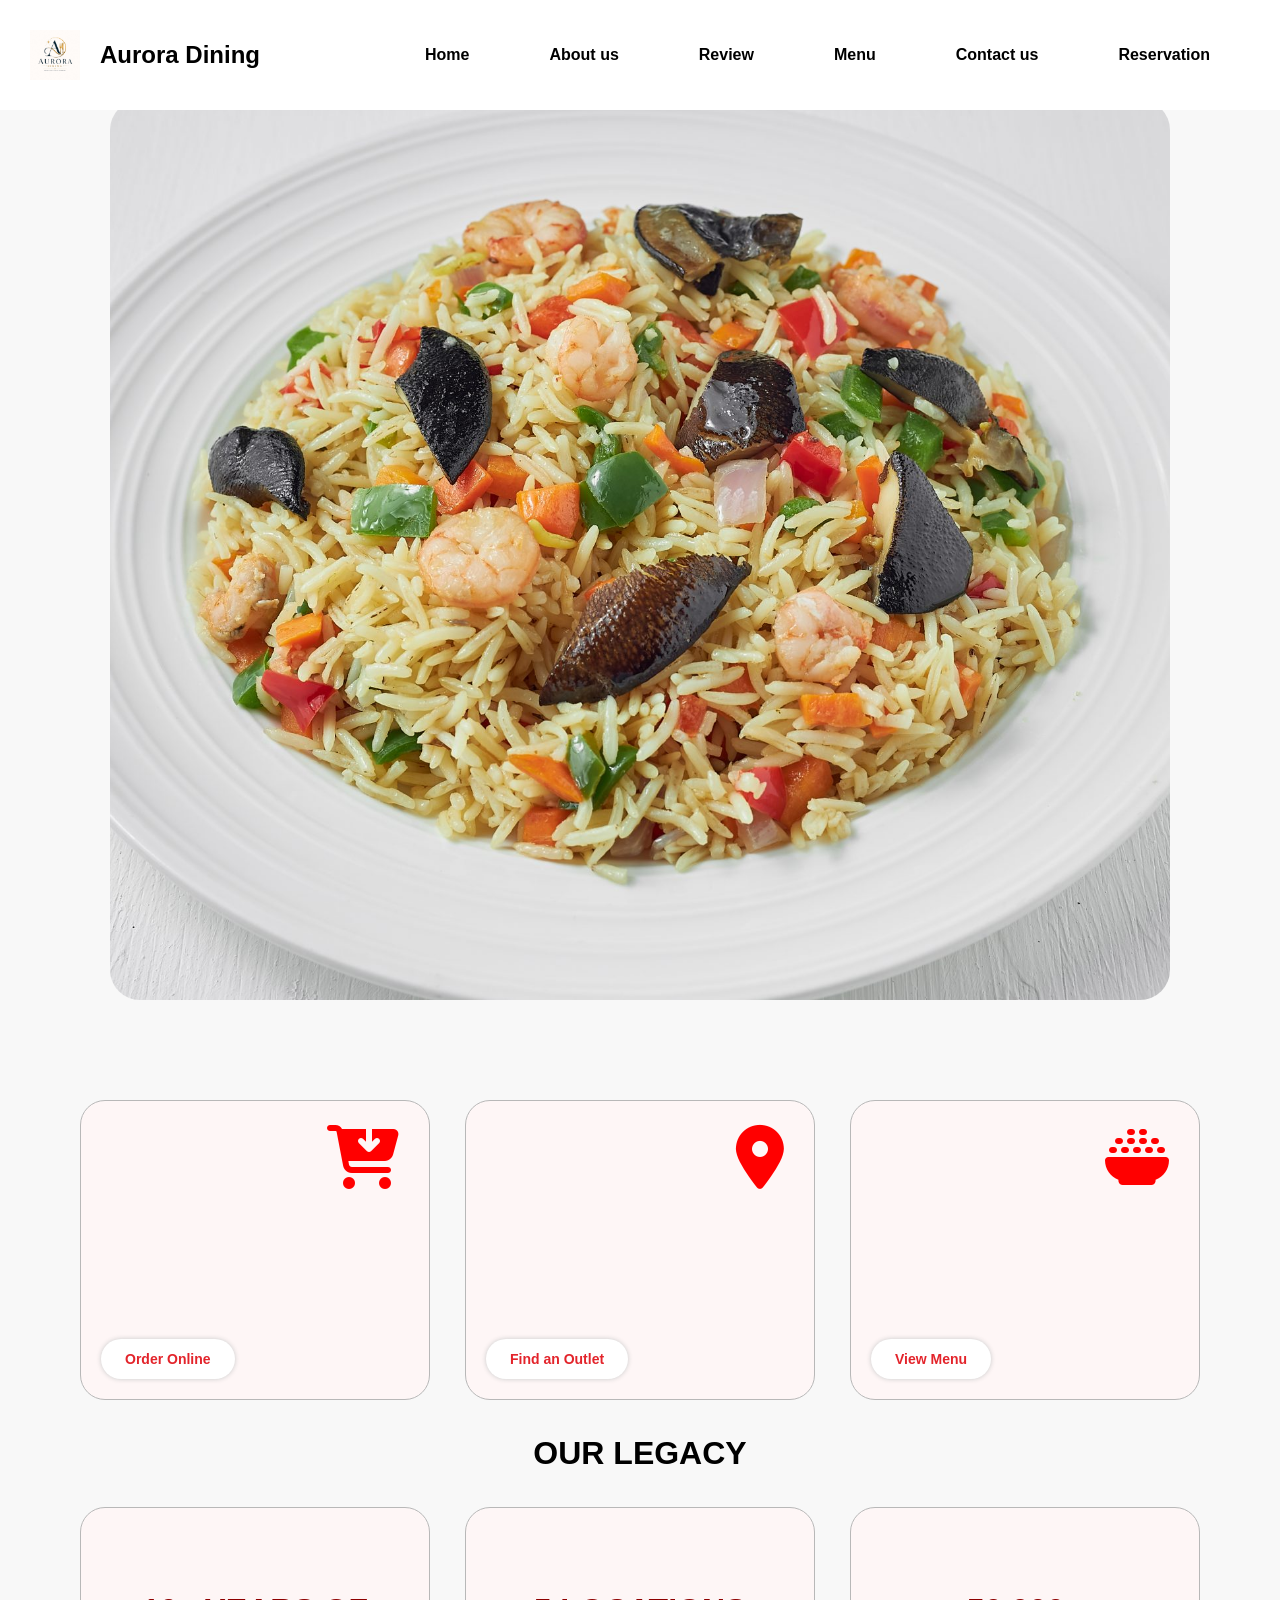
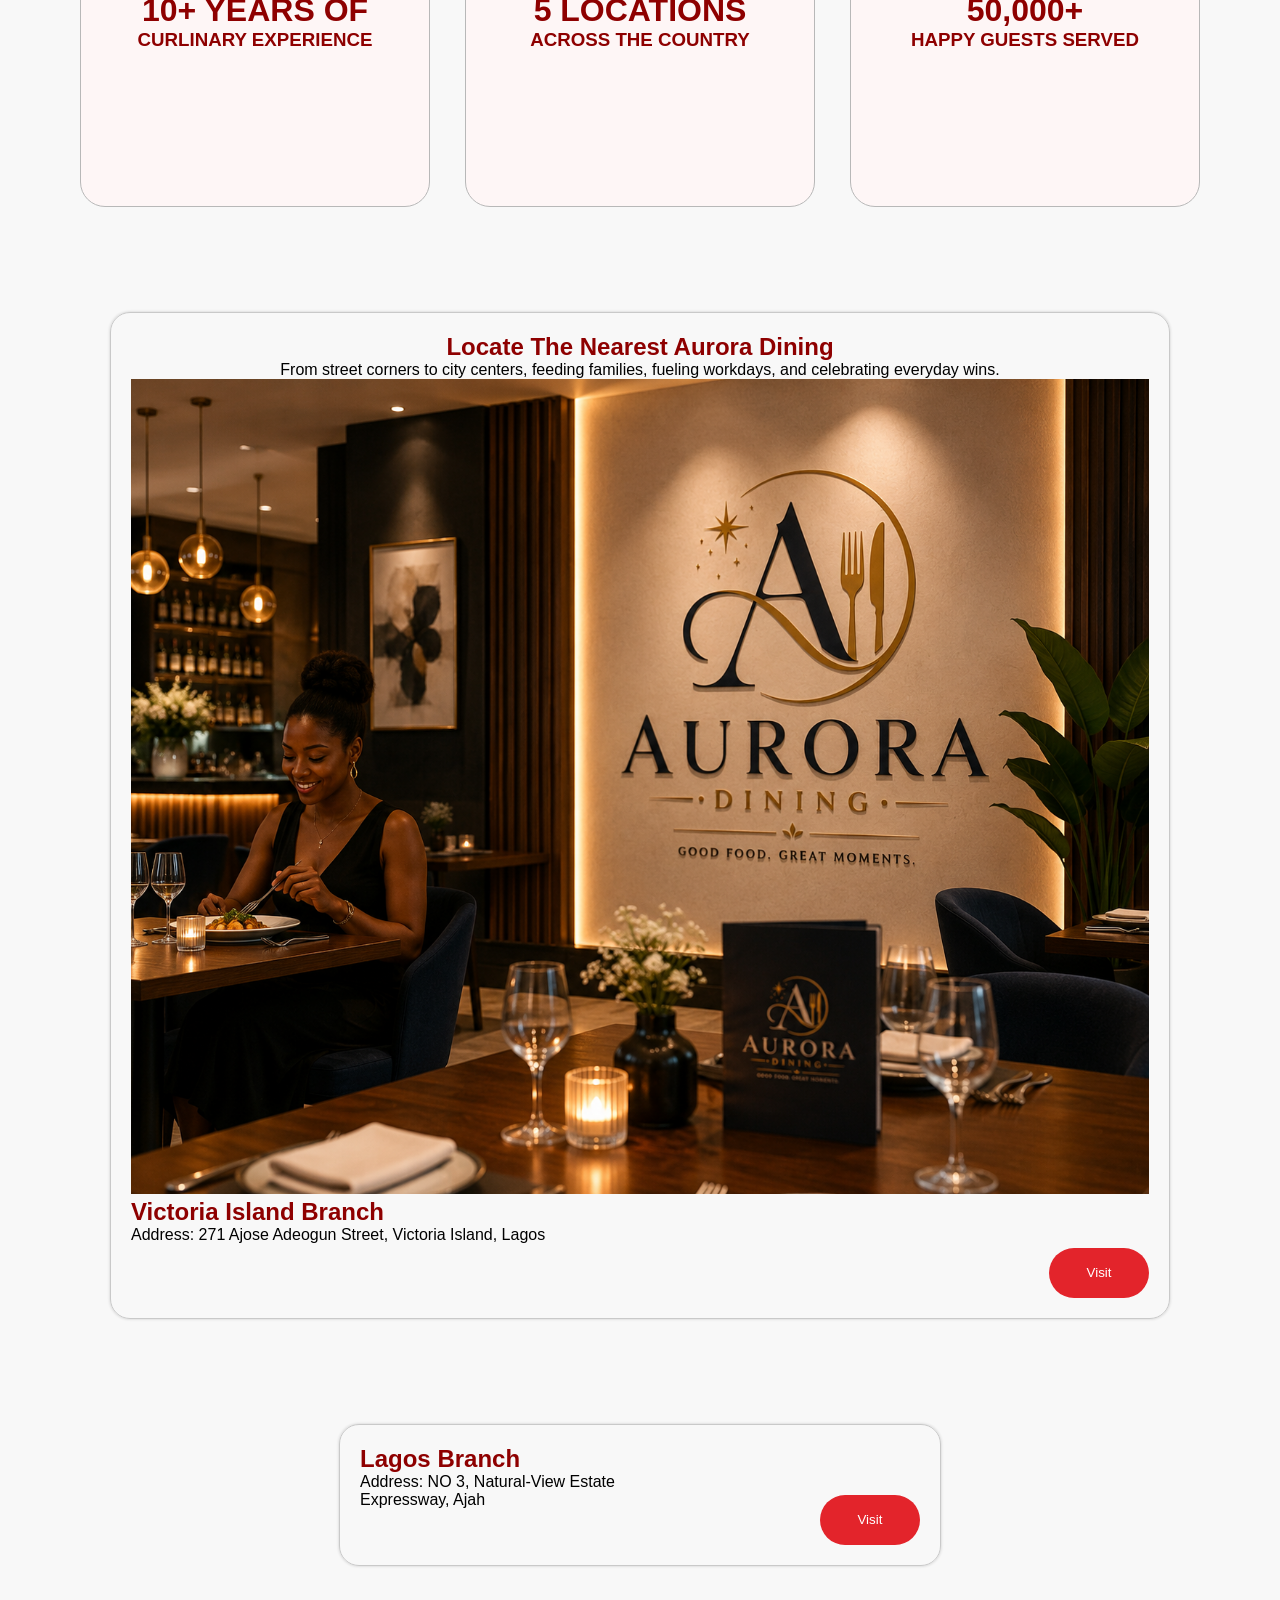
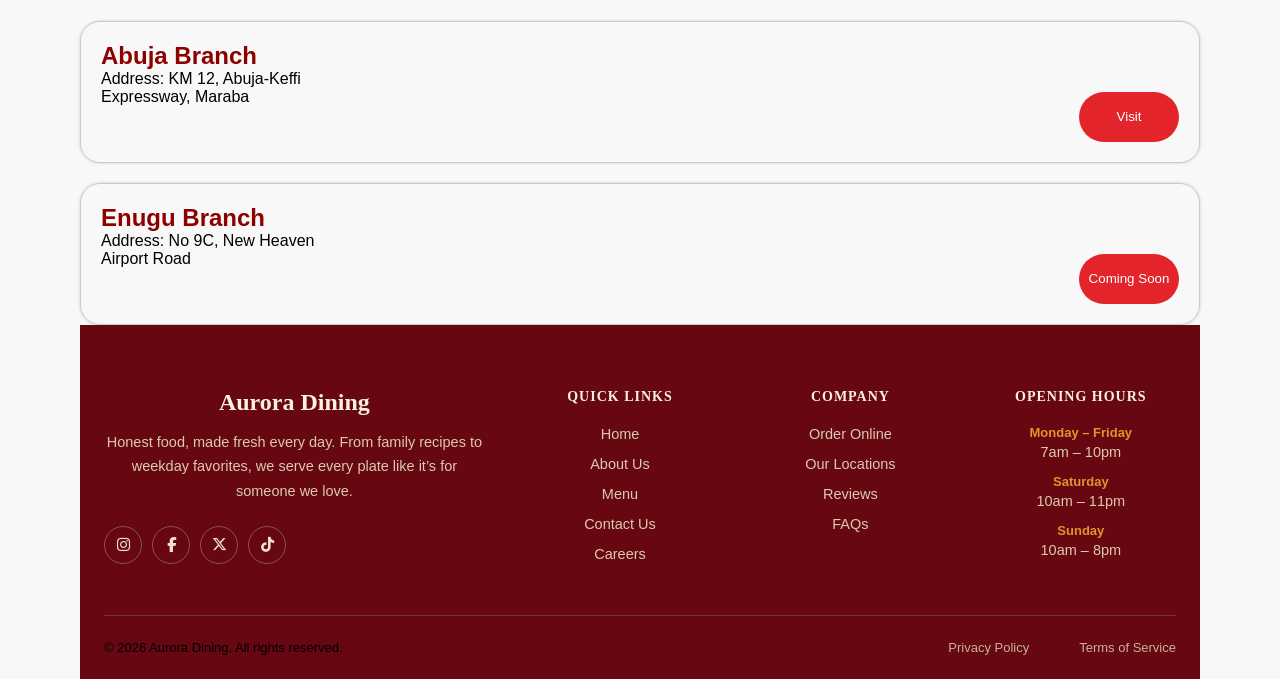
<file: index.html>
<!DOCTYPE html>
<html lang="en">
<head>
    <meta charset="UTF-8">
    <meta name="viewport" content="width=device-width, initial-scale=1.0">
    <title>Aurora Dining</title>
    <link rel="stylesheet" href="https://cdnjs.cloudflare.com/ajax/libs/font-awesome/6.7.2/css/all.min.css">
    <link rel="stylesheet" href="style.css">
</head>
<body>
    <!-- NAVBAR -->
     <nav>
        <div class="logo">
            <img src="assets/logo.png" alt="">
            <h1>Aurora Dining</h1>
        </div>
        <div class="links">
        <a href="index.html">Home</a>
        <a href="about.html">About us</a>
        <a href="review.html">Review</a>
        <a href="menu.html">Menu</a>
        <a href="contact.html">Contact us</a>
        <a href="reservation.html">Reservation</a>
        </div>
     </nav>

     <!-- home -->
      <section class="home">
        <img src="assets/jollof-rice.jpg" alt="">
        <div class="overlay">
            <!-- <h3>Welcome to</h3> <h1>Aurora Dining</h1>
            <h3>Good Food, Great Taste</h3> -->
        </div>
      </section>

      <!-- SERVICE CARDS -->
       <div class="card-container">

        <div class="service-card">
            <div class="card-icon">
                <i class="fa-solid fa-cart-arrow-down"></i>
            </div>
            <button class="card-button">Order Online</button>
        </div>
        <div class="service-card">
            <div class="card-icon">
                <i class="fa-solid fa-location-dot"></i>
            </div>
            <button class="card-button">Find an Outlet</button>
        </div>
        <div class="service-card">
            <div class="card-icon">
                <i class="fa-solid fa-bowl-rice"></i>
            </div>
            <button class="card-button">View Menu</button>
        </div>

              <!-- LEGACY -->
               <h1>OUR LEGACY</h1>
       <div class="card-container">

        <div class="service-card">
            <div class="card-icon">
            </div>
            <h1>10+ YEARS OF </h1>
            <h3>CURLINARY EXPERIENCE</h3>
        </div>
        <div class="service-card">
            <div class="card-icon">
            </div>
           <h1>5 LOCATIONS</h1>
           <h3>ACROSS THE COUNTRY</h3>
        </div>
        <div class="service-card">
            <div class="card-icon">
            </div>
           <h1>50,000+</h1>
           <h3>HAPPY GUESTS SERVED</h3>
        </div>


        <!-- FIND A LOCATION -->
         <section class="location">
            <div class="section-border">
            <h1>Locate The Nearest Aurora Dining</h1>
            <p>From street corners to city centers, feeding families, fueling workdays, 
                and celebrating everyday wins.</p>
                <div class="location-image">
                    <img src="assets/location.png" alt="">
                </div>
                <div class="location-info">
                <div class="location-address">
                <h2>Victoria Island Branch</h2>
                <p>Address: 271 Ajose Adeogun Street, Victoria Island, Lagos </p>
                </div>
                <button class="location-button">Visit</button>
                </div>
                </div>
                </section>

                <div class="location">
                <div class="section-border">
                    <div class="branch-cards">
                        <div class="description">
                    <h2>Lagos Branch</h2>
                    <p>Address: NO 3, Natural-View Estate</p>
                    <p>Expressway, Ajah</p>
                    </div>
                    <button class="location-button">Visit</button>
                    </div>
                </div>
         </div>

                <div class="location">
                <div class="section-border">
                    <div class="branch-cards">
                        <div class="description">
                    <h2>Abuja Branch</h2>
                    <p>Address: KM 12, Abuja-Keffi</p>
                    <p>Expressway, Maraba</p>
                    </div>
                    <button class="location-button">Visit</button>
                    </div>
         </div>
                <div class="location">
                <div class="section-border">
                    <div class="branch-cards">
                        <div class="description">
                    <h2>Enugu Branch</h2>
                    <p>Address: No 9C, New Heaven</p>
                    <p>Airport Road</p>
                    </div>
                    <button class="location-button">Coming Soon</button>
                    </div>
         </div>


       </div>
       <!-- ==========================================================
     FOOTER
     ========================================================== -->
<footer class="cf-footer">
  <div class="cf-container">
    <div class="cf-footer-grid">

      <div class="cf-footer-brand">
        <h2>Aurora Dining</h2>
        <p>Honest food, made fresh every day. From family recipes to weekday favorites, we serve every plate like it&rsquo;s for someone we love.</p>
        <div class="cf-social">
          <a href="#" aria-label="Instagram"><i class="fa-brands fa-instagram"></i></a>
          <a href="#" aria-label="Facebook"><i class="fa-brands fa-facebook-f"></i></a>
          <a href="#" aria-label="X (Twitter)"><i class="fa-brands fa-x-twitter"></i></a>
          <a href="#" aria-label="TikTok"><i class="fa-brands fa-tiktok"></i></a>
        </div>
      </div>

      <nav class="cf-quicklinks" aria-label="Quick links">
        <h3>Quick Links</h3>
        <ul>
          <li><a href="#">Home</a></li>
          <li><a href="#">About Us</a></li>
          <li><a href="#">Menu</a></li>
          <li><a href="#contact">Contact Us</a></li>
          <li><a href="#">Careers</a></li>
        </ul>
      </nav>

      <nav class="cf-quicklinks" aria-label="More links">
        <h3>Company</h3>
        <ul>
          <li><a href="#">Order Online</a></li>
          <li><a href="#">Our Locations</a></li>
          <li><a href="#">Reviews</a></li>
          <li><a href="#">FAQs</a></li>
        </ul>
      </nav>

      <div class="cf-hours">
        <h3>Opening Hours</h3>
        <dl>
          <dt>Monday &ndash; Friday</dt>
          <dd>7am &ndash; 10pm</dd>
          <dt>Saturday</dt>
          <dd>10am &ndash; 11pm</dd>
          <dt>Sunday</dt>
          <dd>10am &ndash; 8pm</dd>
        </dl>
      </div>

    </div>

    <div class="cf-footer-bottom">
      <p>&copy; 2026 Aurora Dining. All rights reserved.</p>
      <nav class="cf-legal">
  <a href="#">Privacy Policy</a>
  <a href="#">Terms of Service</a>
</nav>
    </div>
  </div>
</footer>

</body>
</html>
</file>
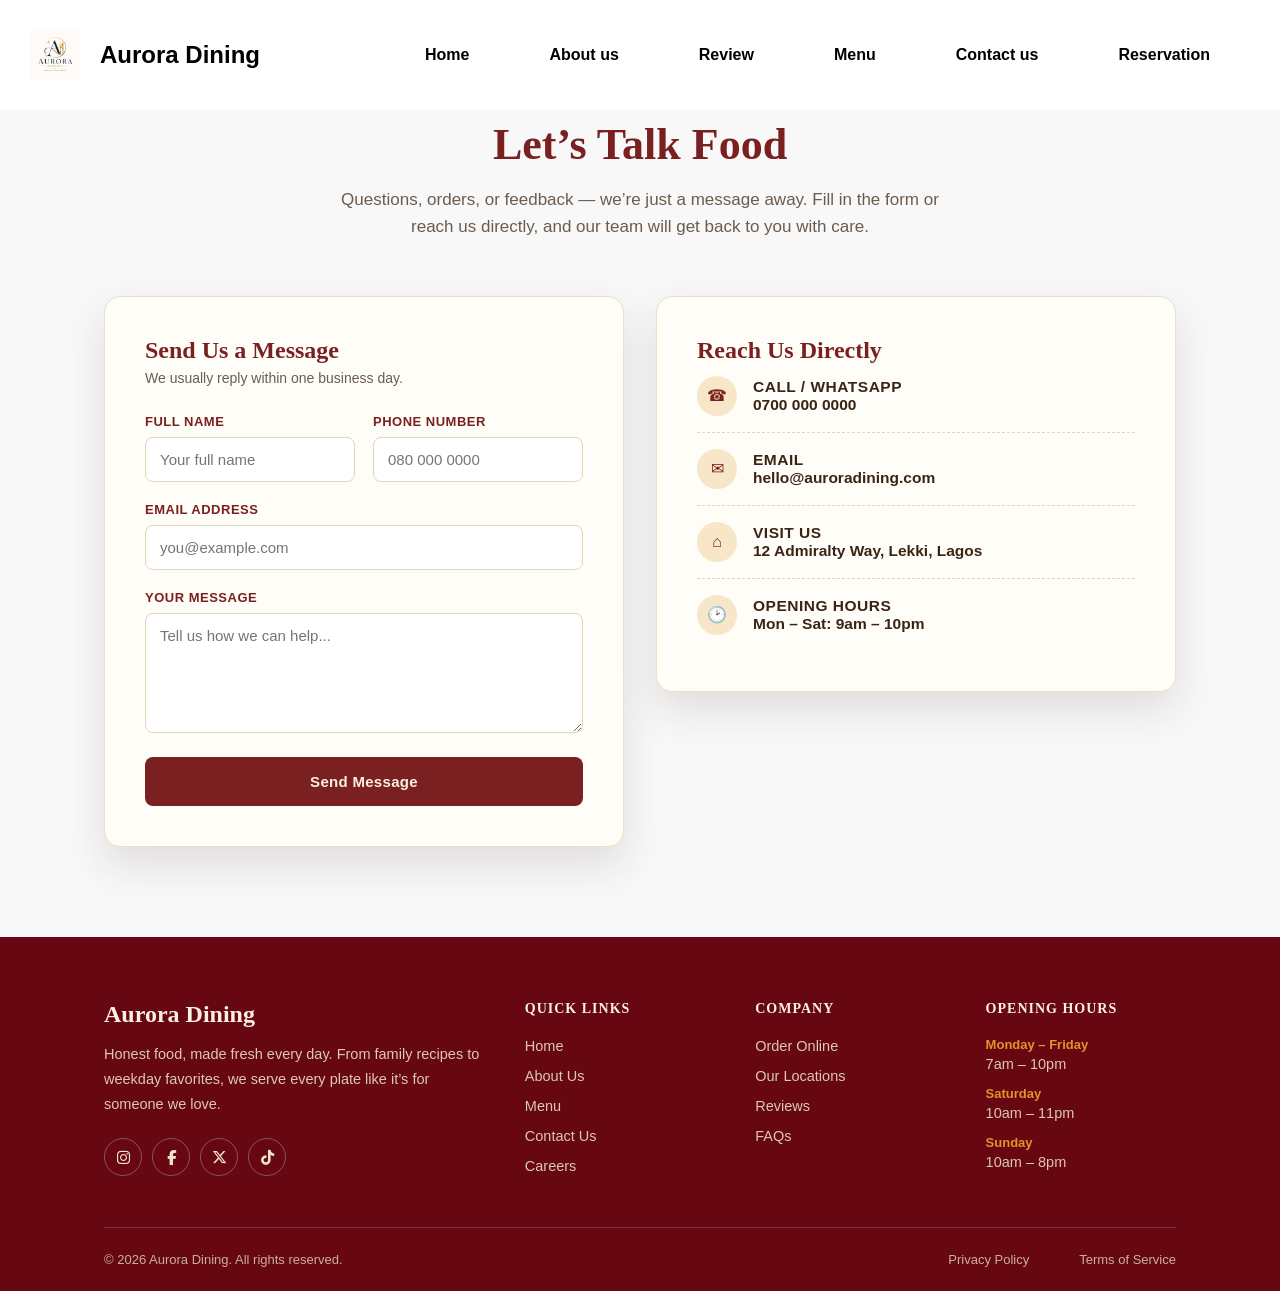
<file: contact.html>
<!DOCTYPE html>
<html lang="en">
<head>
<meta charset="UTF-8">
<meta name="viewport" content="width=device-width, initial-scale=1.0">
<title>Contact Us — Aurora Dining</title>
<link rel="stylesheet" href="style.css">
<link rel="stylesheet" href="https://cdnjs.cloudflare.com/ajax/libs/font-awesome/6.5.1/css/all.min.css">
</head>
<body class="cf-scope">
      <!-- NAVBAR -->
     <nav>
        <div class="logo">
            <img src="assets/logo.png" alt="">
            <h1>Aurora Dining</h1>
        </div>
        <div class="links">
        <a href="index.html">Home</a>
        <a href="about.html">About us</a>
        <a href="review.html">Review</a>
        <a href="menu.html">Menu</a>
        <a href="contact.html">Contact us</a>
        <a href="reservation.html">Reservation</a>
        </div>
     </nav>


<!-- ==========================================================
     CONTACT SECTION
     ========================================================== -->
<section class="cf-contact" id="contact">
  <div class="cf-container">

    <div class="cf-contact-head">
      <span class="cf-eyebrow">Get In Touch</span>
      <h1>Let&rsquo;s Talk Food</h1>
      <p>Questions, orders, or feedback — we&rsquo;re just a message away. Fill in the form or reach us directly, and our team will get back to you with care.</p>
    </div>

    <div class="cf-contact-grid">

      <!-- Left: message form -->
      <div class="cf-form-card">
        <h2>Send Us a Message</h2>
        <p>We usually reply within one business day.</p>

        <form action="#" method="post">
          <div class="cf-form-row">
            <div class="cf-field">
              <label for="cf-name">Full Name</label>
              <input type="text" id="cf-name" name="name" placeholder="Your full name" required>
            </div>
            <div class="cf-field">
              <label for="cf-phone">Phone Number</label>
              <input type="tel" id="cf-phone" name="phone" placeholder="080 000 0000">
            </div>
          </div>

          <div class="cf-field">
            <label for="cf-email">Email Address</label>
            <input type="email" id="cf-email" name="email" placeholder="you@example.com" required>
          </div>

          <div class="cf-field">
            <label for="cf-message">Your Message</label>
            <textarea id="cf-message" name="message" placeholder="Tell us how we can help..." required></textarea>
          </div>

          <button type="submit" class="cf-submit">Send Message</button>
        </form>
      </div>

      <!-- Right: order-ticket style info card (signature element) -->
      <div class="cf-ticket">
        <h2>Reach Us Directly</h2>

        <div class="cf-ticket-row">
          <span class="cf-ticket-icon" aria-hidden="true">&#9742;</span>
          <div class="cf-ticket-text">
            <p class="cf-ticket-label">Call / WhatsApp</p>
            <a href="tel:+2340000000000">0700 000 0000</a>
          </div>
        </div>

        <div class="cf-ticket-row">
          <span class="cf-ticket-icon" aria-hidden="true">&#9993;</span>
          <div class="cf-ticket-text">
            <p class="cf-ticket-label">Email</p>
            <a href="mailto:hello@auroradining.com">hello@auroradining.com</a>
          </div>
        </div>

        <div class="cf-ticket-row">
          <span class="cf-ticket-icon" aria-hidden="true">&#8962;</span>
          <div class="cf-ticket-text">
            <p class="cf-ticket-label">Visit Us</p>
            <p>12 Admiralty Way, Lekki, Lagos</p>
          </div>
        </div>

        <div class="cf-ticket-row">
          <span class="cf-ticket-icon" aria-hidden="true">&#128337;</span>
          <div class="cf-ticket-text">
            <p class="cf-ticket-label">Opening Hours</p>
            <p>Mon &ndash; Sat: 9am &ndash; 10pm</p>
          </div>
        </div>
      </div>

    </div>
  </div>
</section>

<!-- ==========================================================
     FOOTER
     ========================================================== -->
<footer class="cf-footer">
  <div class="cf-container">
    <div class="cf-footer-grid">

      <div class="cf-footer-brand">
        <h2>Aurora Dining</h2>
        <p>Honest food, made fresh every day. From family recipes to weekday favorites, we serve every plate like it&rsquo;s for someone we love.</p>
        <div class="cf-social">
          <a href="#" aria-label="Instagram"><i class="fa-brands fa-instagram"></i></a>
          <a href="#" aria-label="Facebook"><i class="fa-brands fa-facebook-f"></i></a>
          <a href="#" aria-label="X (Twitter)"><i class="fa-brands fa-x-twitter"></i></a>
          <a href="#" aria-label="TikTok"><i class="fa-brands fa-tiktok"></i></a>
        </div>
      </div>

      <nav class="cf-quicklinks" aria-label="Quick links">
        <h3>Quick Links</h3>
        <ul>
          <li><a href="#">Home</a></li>
          <li><a href="#">About Us</a></li>
          <li><a href="#">Menu</a></li>
          <li><a href="#contact">Contact Us</a></li>
          <li><a href="#">Careers</a></li>
        </ul>
      </nav>

      <nav class="cf-quicklinks" aria-label="More links">
        <h3>Company</h3>
        <ul>
          <li><a href="#">Order Online</a></li>
          <li><a href="#">Our Locations</a></li>
          <li><a href="#">Reviews</a></li>
          <li><a href="#">FAQs</a></li>
        </ul>
      </nav>

      <div class="cf-hours">
        <h3>Opening Hours</h3>
        <dl>
          <dt>Monday &ndash; Friday</dt>
          <dd>7am &ndash; 10pm</dd>
          <dt>Saturday</dt>
          <dd>10am &ndash; 11pm</dd>
          <dt>Sunday</dt>
          <dd>10am &ndash; 8pm</dd>
        </dl>
      </div>

    </div>

    <div class="cf-footer-bottom">
      <p>&copy; 2026 Aurora Dining. All rights reserved.</p>
      <nav class="cf-legal">
  <a href="#">Privacy Policy</a>
  <a href="#">Terms of Service</a>
</nav>
    </div>
  </div>
</footer>

</body>
</html>
</file>
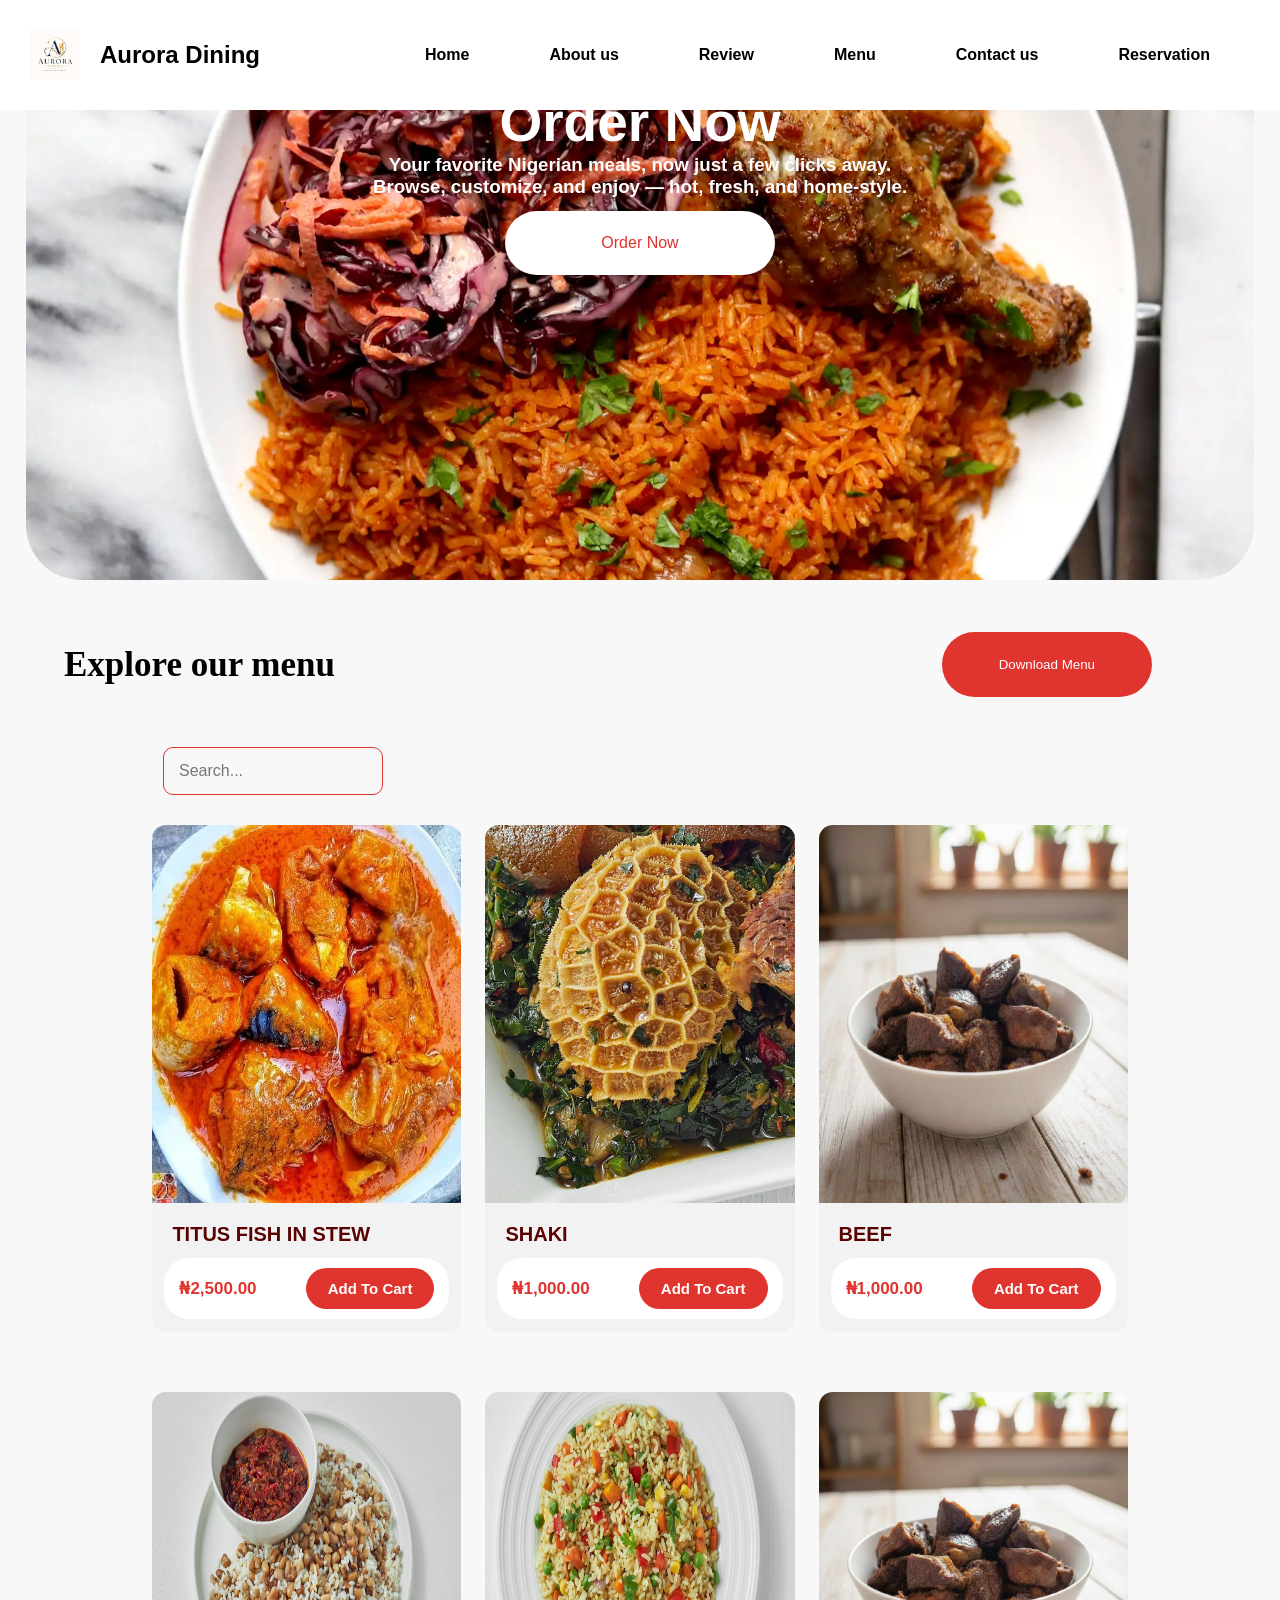
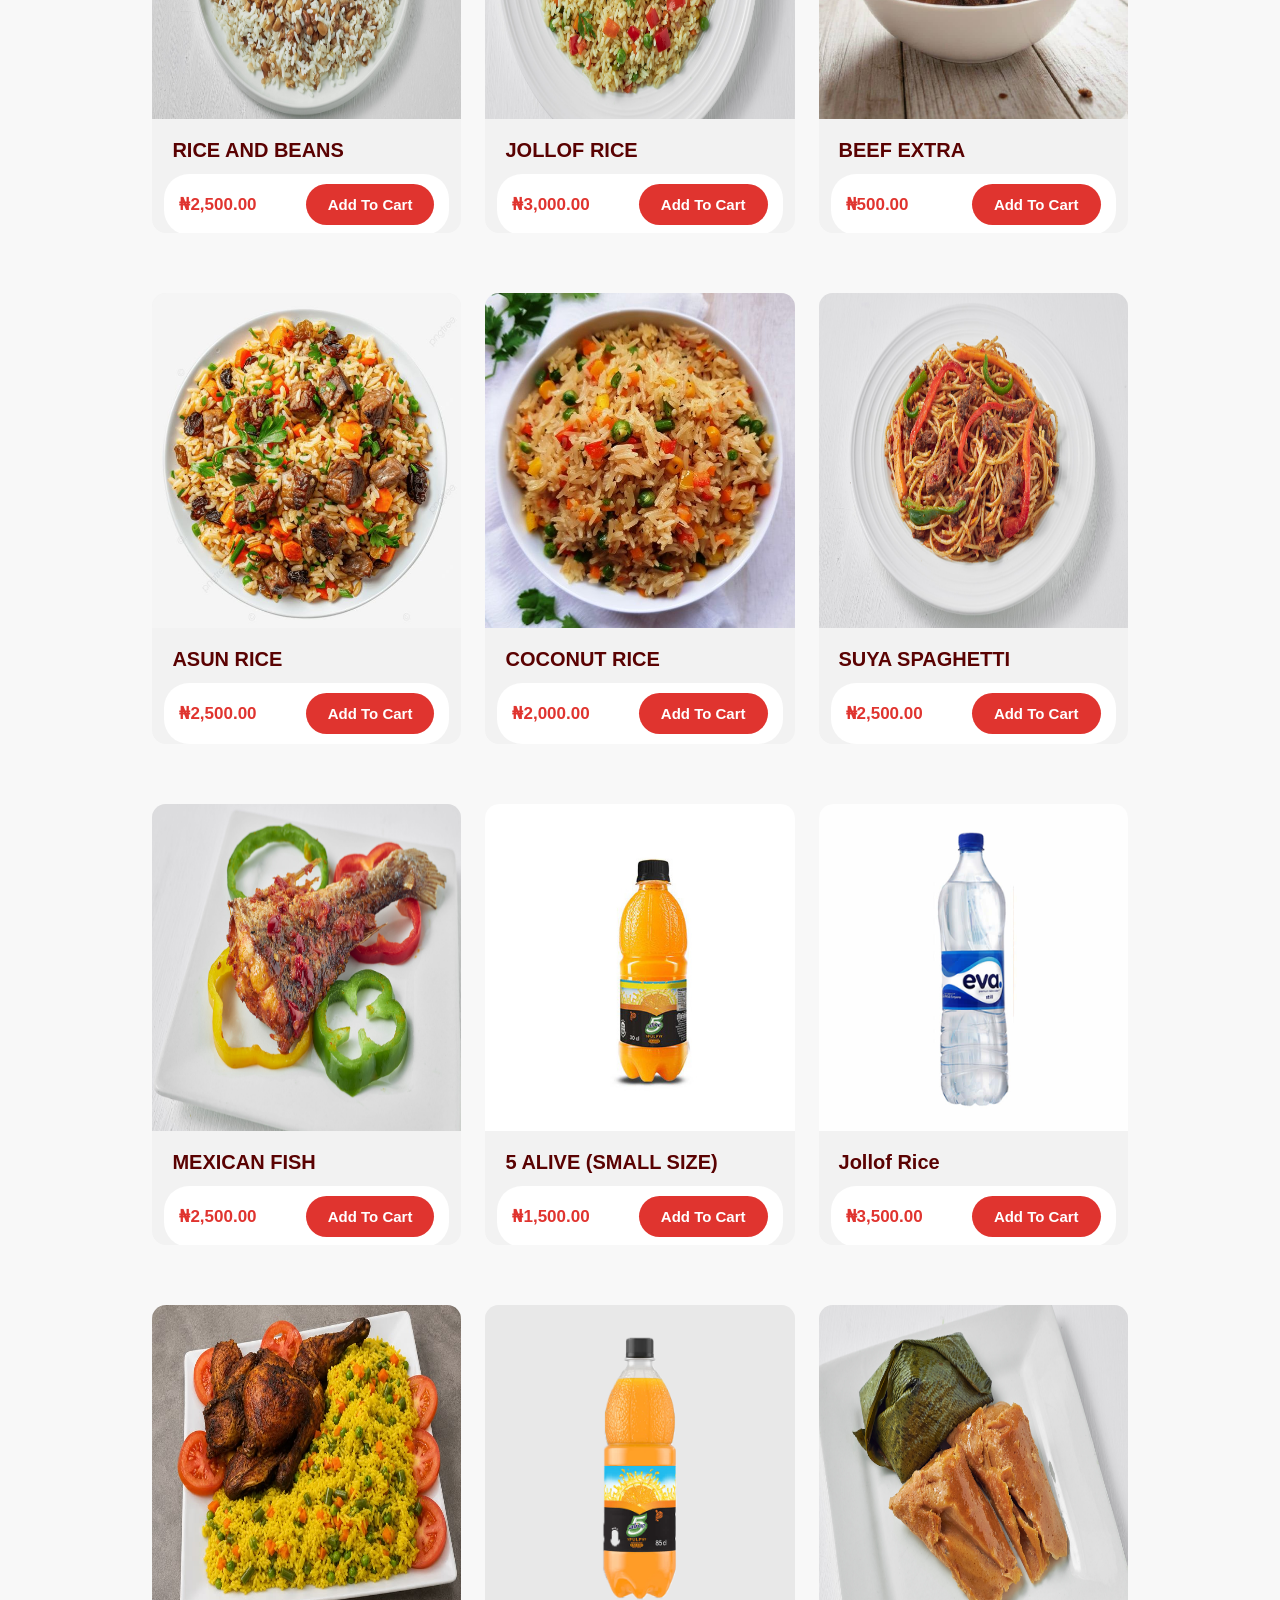
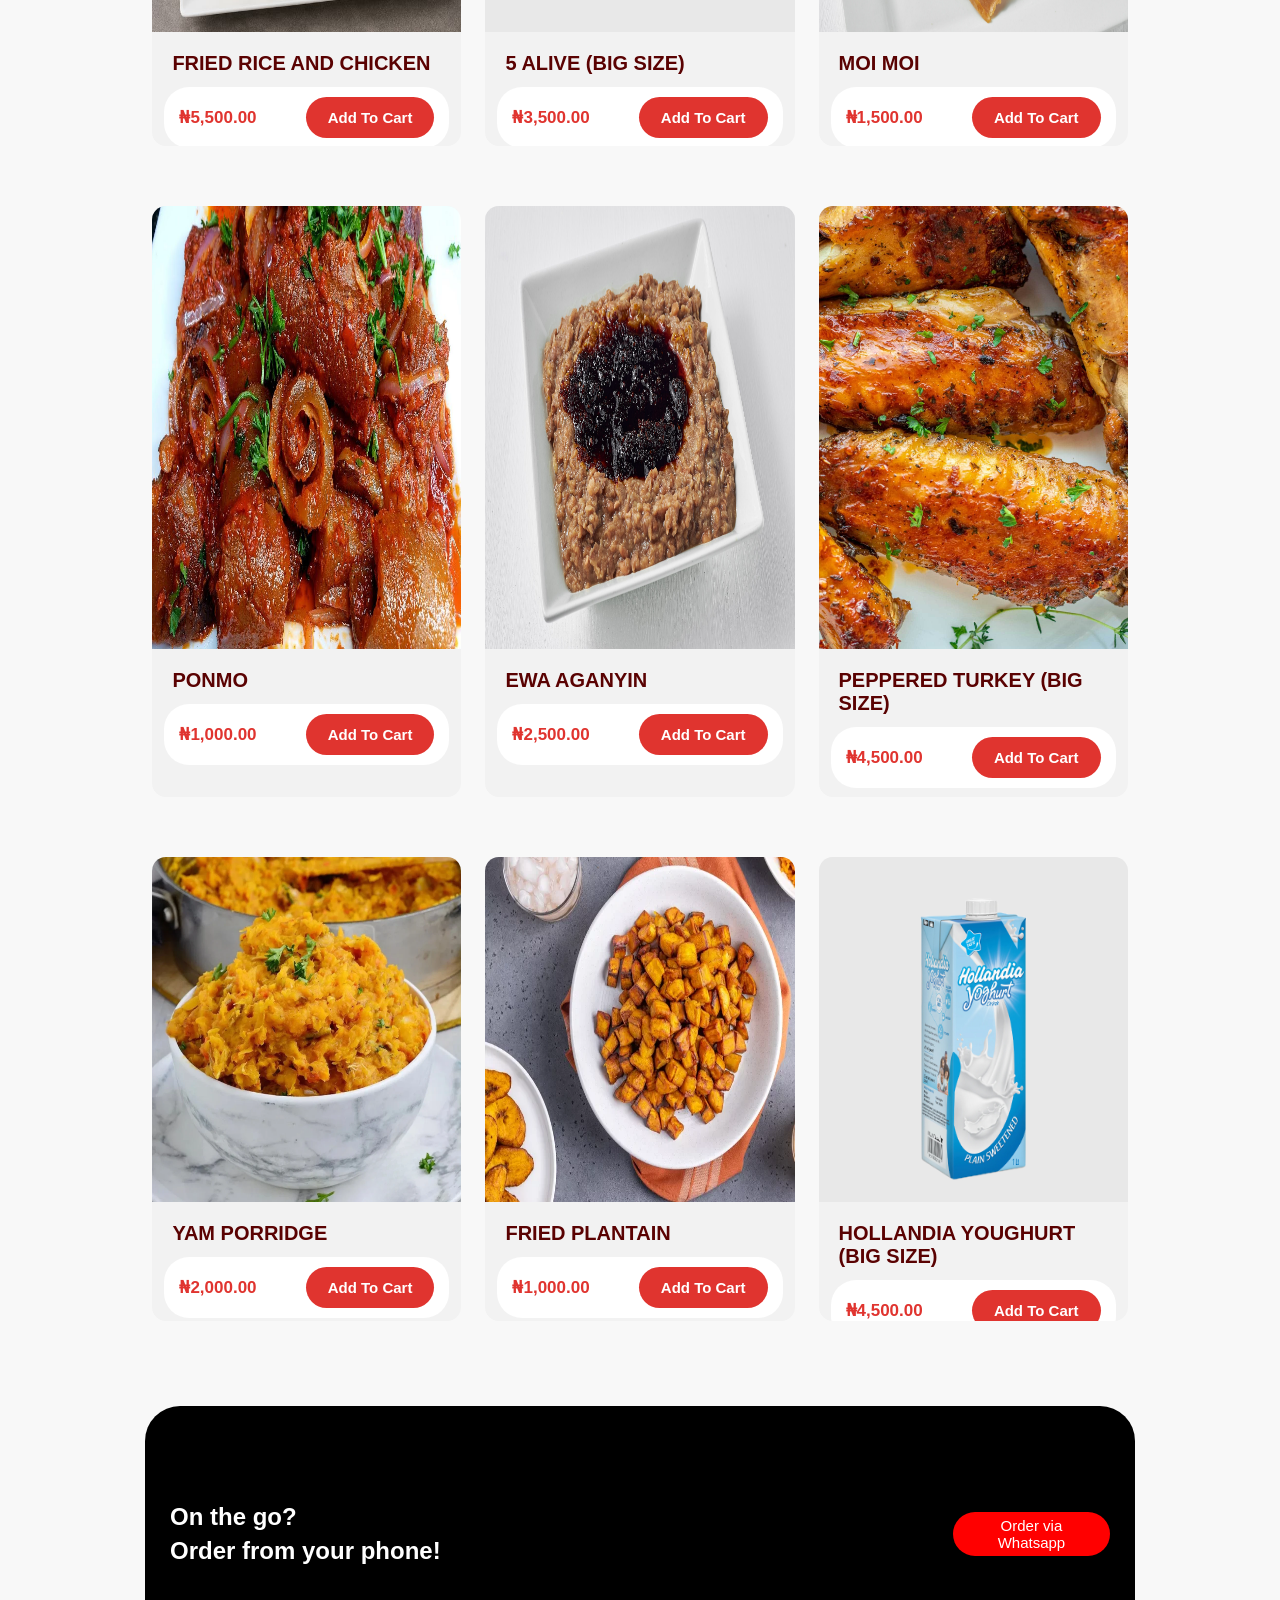
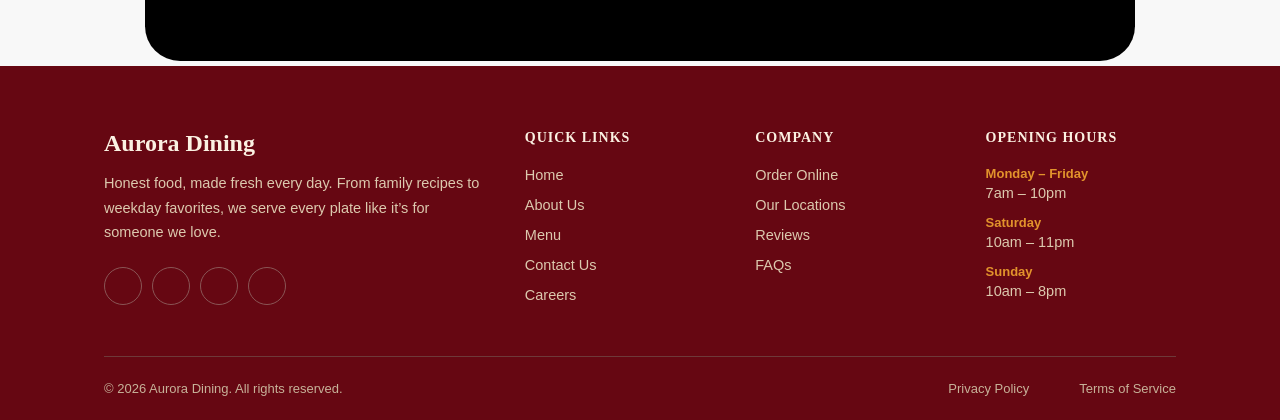
<file: menu.html>
<!DOCTYPE html>
<html lang="en">
<head>
    <meta charset="UTF-8">
    <meta name="viewport" content="width=device-width, initial-scale=1.0">
    <link rel="stylesheet" href="style.css">
    <title>Aurora</title>
</head>
<body>
      <!-- NAVBAR -->
     <nav>
        <div class="logo">
            <img src="assets/logo.png" alt="">
            <h1>Aurora Dining</h1>
        </div>
        <div class="links">
        <a href="index.html">Home</a>
        <a href="about.html">About us</a>
        <a href="review.html">Review</a>
        <a href="menu.html">Menu</a>
        <a href="contact.html">Contact us</a>
        <a href="reservation.html">Reservation</a>
        </div>
     </nav>
    <div class="cover">
        <div class="cover_text">
      <h1 class="order_text"> Order Now</h1>
   <h3 > Your favorite Nigerian meals, now just a few clicks away. <br>
    Browse, customize, and enjoy — hot, fresh, and home-style.</h3>
       <a href="#order" class="btn">Order Now</a>
        </div>
    </div>
    <div class="menu">
        <p class="men">Explore our menu</p>
        <button class="down"> Download Menu</button>
    </div>
    <section class="order" id="order">
        <input type="text" class="search_input" placeholder="Search...">

         <div class="menu_grid">

            <div class="menu_card">
                <img src="DeWatermark.ai_1762373772909.jpeg" alt="noble" width="100%" height="77%">
                <h3 class="menu_name">TITUS FISH IN STEW</h3>
                <div class="menu_footer">
                <span class="menu_price">₦2,500.00</span>
                <button class="add_to_cart">Add To Cart</button>
                </div>
            </div>
             <div class="menu_card">
                <img src="2R5A6530-2-scaled-e1767626358138.jpg" alt="shaki" width="100%" height="77%">
                <h3 class="menu_name">SHAKI</h3>
                <div class="menu_footer">
                <span class="menu_price">₦1,000.00</span>
                <button class="add_to_cart">Add To Cart</button>
                </div>
            </div>
             <div class="menu_card">
                <img src="beef.jpeg" alt="noble" width="100%" height="77%">
                <h3 class="menu_name">BEEF</h3>
                <div class="menu_footer">
                <span class="menu_price">₦1,000.00</span>
                <button class="add_to_cart">Add To Cart</button>
                </div>
            </div>
        </div>
         <div class="menu_grid">

            <div class="menu_card">
                <img src="rissi.jpg" alt="noble" width="100%" height="77%">
                <h3 class="menu_name">RICE AND BEANS</h3>
                <div class="menu_footer">
                <span class="menu_price">₦2,500.00</span>
                <button class="add_to_cart">Add To Cart</button>
                </div>
            </div>
             <div class="menu_card">
                <img src="rice.jpeg" alt="shaki" width="100%" height="77%">
                <h3 class="menu_name">JOLLOF RICE</h3>
                <div class="menu_footer">
                <span class="menu_price">₦3,000.00</span>
                <button class="add_to_cart">Add To Cart</button>
                </div>
            </div>
             <div class="menu_card">
                <img src="beef.jpeg" alt="noble" width="100%" height="77%">
                <h3 class="menu_name">BEEF EXTRA</h3>
                <div class="menu_footer">
                <span class="menu_price">₦500.00</span>
                <button class="add_to_cart">Add To Cart</button>
                </div>
            </div>
        </div>

        <div class="menu_grid">

            <div class="menu_card">
                <img src="Jollof Rice African Food, Rice, Food, Delicious PNG Transparent Image and Clipart for Free Download.jpeg" alt="noble" width="100%" height="77%">
                <h3 class="menu_name">ASUN RICE</h3>
                <div class="menu_footer">
                <span class="menu_price">₦2,500.00</span>
                <button class="add_to_cart">Add To Cart</button>
                </div>
            </div>
             <div class="menu_card">
                <img src="NIGERIAN COCONUT RICE RECIPE.jpeg" alt="noble" width="100%" height="77%">
                <h3 class="menu_name">COCONUT RICE</h3>
                <div class="menu_footer">
                <span class="menu_price">₦2,000.00</span>
                <button class="add_to_cart">Add To Cart</button>
                </div>
            </div>
             <div class="menu_card">
                <img src="2R5A6421-scaled.jpg" alt="noble" width="100%" height="77%">
                <h3 class="menu_name">SUYA SPAGHETTI</h3>
                <div class="menu_footer">
                <span class="menu_price">₦2,500.00</span>
                <button class="add_to_cart">Add To Cart</button>
                </div>
            </div>
        </div>

        <div class="menu_grid">

            <div class="menu_card">
                <img src="ish.jpg" alt="noble" width="100%" height="77%">
                <h3 class="menu_name">MEXICAN FISH</h3>
                <div class="menu_footer">
                <span class="menu_price">₦2,500.00</span>
                <button class="add_to_cart">Add To Cart</button>
                </div>
            </div>
           
             <div class="menu_card">
                <img src="small-pulpy-5alive-1.jpg" alt="noble" width="100%" height="77%">
                <h3 class="menu_name">5 ALIVE (SMALL SIZE)</h3>
                <div class="menu_footer">
                <span class="menu_price">₦1,500.00</span>
                <button class="add_to_cart">Add To Cart</button>
                </div>
            </div>
             <div class="menu_card">
                <img src="Eva-Water-1.jpg" alt="noble" width="100%" height="77%">
                <h3 class="menu_name">Jollof Rice</h3>
                <div class="menu_footer">
                <span class="menu_price">₦3,500.00</span>
                <button class="add_to_cart">Add To Cart</button>
                </div>
            </div>
        </div>

        <div class="menu_grid">

            <div class="menu_card">
                <img src="Easy Nigerian Fried Rice for Beginners.jpeg" alt="noble" width="100%" height="77%">
                <h3 class="menu_name">FRIED RICE AND CHICKEN</h3>
                <div class="menu_footer">
                <span class="menu_price">₦5,500.00</span>
                <button class="add_to_cart">Add To Cart</button>
                </div>
            </div>
             <div class="menu_card">
                <img src="Juice-Pulpy-Orange-5-Alive-850Ml-499.99.jpg" alt="noble" width="100%" height="77%">
                <h3 class="menu_name">5 ALIVE (BIG SIZE)</h3>
                <div class="menu_footer">
                <span class="menu_price">₦3,500.00</span>
                <button class="add_to_cart">Add To Cart</button>
                </div>
            </div>
             <div class="menu_card">
                <img src="moi.jpg" alt="noble" width="100%" height="77%">
                <h3 class="menu_name">MOI MOI</h3>
                <div class="menu_footer">
                <span class="menu_price">₦1,500.00</span>
                <button class="add_to_cart">Add To Cart</button>
                </div>
            </div>
        </div>

        <div class="menu_grid">

            <div class="menu_card">
                <img src="ponmo.jpg" alt="noble" width="100%" height="77%">
                <h3 class="menu_name">PONMO</h3>
                <div class="menu_footer">
                <span class="menu_price">₦1,000.00</span>
                <button class="add_to_cart">Add To Cart</button>
                </div>
            </div>
             <div class="menu_card">
                <img src="ewa aganyin.jpg" alt="noble" width="100%" height="77%">
                <h3 class="menu_name">EWA AGANYIN</h3>
                <div class="menu_footer">
                <span class="menu_price">₦2,500.00</span>
                <button class="add_to_cart">Add To Cart</button>
                </div>
            </div>
             <div class="menu_card">
                <img src="Oven-Baked-Turkey-Wings-e1762372108675.jpg" alt="noble" width="100%" height="77%">
                <h3 class="menu_name">PEPPERED TURKEY (BIG SIZE)</h3>
                <div class="menu_footer">
                <span class="menu_price">₦4,500.00</span>
                <button class="add_to_cart">Add To Cart</button>
                </div>
            </div>
        </div>

        <div class="menu_grid">

            <div class="menu_card">
                <img src="pottage.png" alt="noble" width="100%" height="77%">
                <h3 class="menu_name">YAM PORRIDGE</h3>
                <div class="menu_footer">
                <span class="menu_price">₦2,000.00</span>
                <button class="add_to_cart">Add To Cart</button>
                </div>
            </div>
             <div class="menu_card">
                <img src="dodo.webp" alt="noble" width="100%" height="77%">
                <h3 class="menu_name">FRIED PLANTAIN</h3>
                <div class="menu_footer">
                <span class="menu_price">₦1,000.00</span>
                <button class="add_to_cart">Add To Cart</button>
                </div>
            </div>
             <div class="menu_card">
                <img src="Yoghurt-Plain-Hollandia-1L-Pack-979.99.jpg" alt="noble" width="100%" height="77%">
                <h3 class="menu_name">HOLLANDIA YOUGHURT (BIG SIZE)</h3>
                <div class="menu_footer">
                <span class="menu_price">₦4,500.00</span>
                <button class="add_to_cart">Add To Cart</button>
                </div>
            </div>
        </div>
        
    </section>
    <div class="go_card">
        <h2>On the go? <br>
        Order from your phone!</h2>
        <a href="#" class="whatsapp">Order via Whatsapp</a>
    </div>
    <!-- ==========================================================
     FOOTER
     ========================================================== -->
<footer class="cf-footer">
  <div class="cf-container">
    <div class="cf-footer-grid">

      <div class="cf-footer-brand">
        <h2>Aurora Dining</h2>
        <p>Honest food, made fresh every day. From family recipes to weekday favorites, we serve every plate like it&rsquo;s for someone we love.</p>
        <div class="cf-social">
          <a href="#" aria-label="Instagram"><i class="fa-brands fa-instagram"></i></a>
          <a href="#" aria-label="Facebook"><i class="fa-brands fa-facebook-f"></i></a>
          <a href="#" aria-label="X (Twitter)"><i class="fa-brands fa-x-twitter"></i></a>
          <a href="#" aria-label="TikTok"><i class="fa-brands fa-tiktok"></i></a>
        </div>
      </div>

      <nav class="cf-quicklinks" aria-label="Quick links">
        <h3>Quick Links</h3>
        <ul>
          <li><a href="#">Home</a></li>
          <li><a href="#">About Us</a></li>
          <li><a href="#">Menu</a></li>
          <li><a href="#contact">Contact Us</a></li>
          <li><a href="#">Careers</a></li>
        </ul>
      </nav>

      <nav class="cf-quicklinks" aria-label="More links">
        <h3>Company</h3>
        <ul>
          <li><a href="#">Order Online</a></li>
          <li><a href="#">Our Locations</a></li>
          <li><a href="#">Reviews</a></li>
          <li><a href="#">FAQs</a></li>
        </ul>
      </nav>

      <div class="cf-hours">
        <h3>Opening Hours</h3>
        <dl>
          <dt>Monday &ndash; Friday</dt>
          <dd>7am &ndash; 10pm</dd>
          <dt>Saturday</dt>
          <dd>10am &ndash; 11pm</dd>
          <dt>Sunday</dt>
          <dd>10am &ndash; 8pm</dd>
        </dl>
      </div>

    </div>

    <div class="cf-footer-bottom">
      <p>&copy; 2026 Aurora Dining. All rights reserved.</p>
      <nav class="cf-legal">
  <a href="#">Privacy Policy</a>
  <a href="#">Terms of Service</a>
</nav>
    </div>
  </div>
</footer>
</body>
</html>
</file>
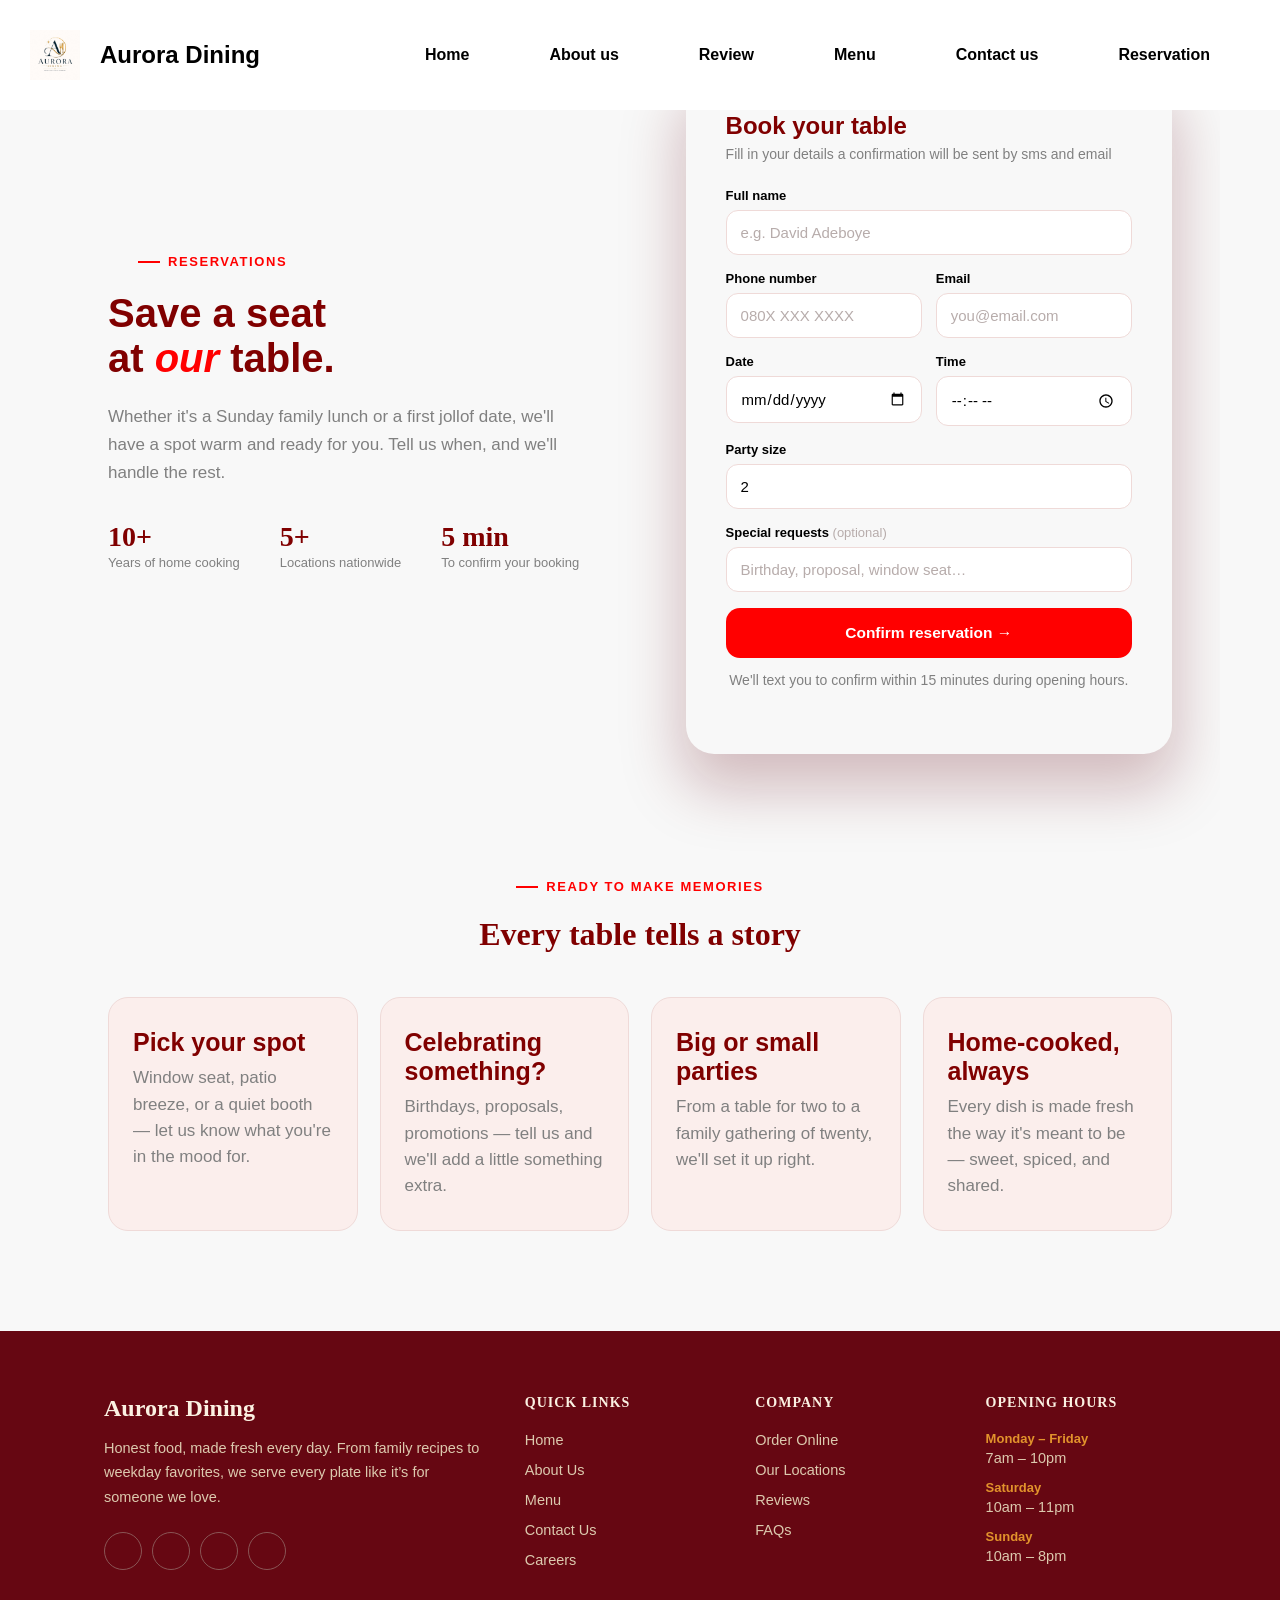
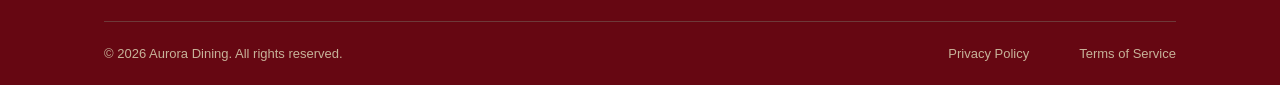
<file: reservation.html>
<!DOCTYPE html>
<html lang="en">
<head>
  <meta charset="UTF-8">
  <meta name="viewport" content="width=device-width, initial-scale=1.0">
  <title>Aurora dining Reservation Page</title>
  <link rel="stylesheet" href="style.css">
 
</head>
<body>

     <!-- NAVBAR -->
     <nav>
        <div class="logo">
            <img src="assets/logo.png" alt="">
            <h1>Aurora Dining</h1>
        </div>
        <div class="links">
        <a href="index.html">Home</a>
        <a href="about.html">About us</a>
        <a href="review.html">Review</a>
        <a href="menu.html">Menu</a>
        <a href="contact.html">Contact us</a>
        <a href="reservation.html">Reservation</a>
        </div>
     </nav>
    
   <section class="hero-section">
        <div class="hero-side">
            <span class="reservation">Reservations</span>
            
             <h1>Save a seat<br>at <em>our</em> table.</h1>
             <p>Whether it's a Sunday family lunch or a first jollof date, we'll have a spot warm and ready for you. Tell us when, and we'll handle the rest.</p>
            <div class="hero-stats">
                <div><strong>10+</strong><span>Years of home cooking</span></div>
                <div><strong>5+</strong><span>Locations nationwide</span></div>
                <div><strong>5 min</strong><span>To confirm your booking</span></div>
            </div>
        </div>

        <form class="form-card" action="#" method="post">
            <h2>Book your table</h2>
            <p>Fill in your details a confirmation will be sent by sms and email</p>

            <div class="field">
                <label for="name">Full name</label>
                <input type="text" name="name" placeholder="e.g. David Adeboye" required></div>
            </div>  
            <div class="field-row">
                <div class="field">
                    <label for="phone">Phone number</label>
                    <input type="tel" name="phone" placeholder="080X XXX XXXX" required>
                </div>
                <div class="field">
                    <label for="email">Email</label>
                    <input type="email" name="email" placeholder="you@email.com">
                </div>
            </div>


            <div class="field-row">
                <div class="field">
                    <label for="date">Date</label>
                    <input type="date"  name="date" required>
                </div>
                <div class="field">
                    <label for="time">Time</label>
                    <input type="time" name="time" required>
                </div>
            </div>
            <div class="field">
                <label for="guests">Party size</label>
                <input type="number" id="guests" name="guests" min="1" max="20" value="2" required>
            </div>

            <div class="field">
                <label for="requests">Special requests <span style="font-weight:400;color:#B7ACAB;">(optional)</span></label>
                <input type="text" id="requests" name="requests" placeholder="Birthday, proposal, window seat…">
            </div>
            <button type="submit" class="submit-btn">Confirm reservation →</button>
            <p class="form-note">We'll text you to confirm within 15 minutes during opening hours.</p>

        </form>
   </section> 

    <section class="experience">
            <span class="reservation experience-tag">Ready to make memories</span>
            <h2 class="experience-heading">Every table tells a story</h2>
        <div class="experience-cards">
            <div class="ex-card">
                
                <h3>Pick your spot</h3>
                <p>Window seat, patio breeze, or a quiet booth — let us know what you're in the mood for.</p>
            </div>
            <div class="ex-card">
                <h3>Celebrating something?</h3>
                <p>Birthdays, proposals, promotions — tell us and we'll add a little something extra.</p>
            </div>
            <div class="ex-card">
                <h3>Big or small parties</h3>
                <p>From a table for two to a family gathering of twenty, we'll set it up right.</p>
            </div>
            <div class="ex-card">
                <h3>Home-cooked, always</h3>
                <p>Every dish is made fresh the way it's meant to be — sweet, spiced, and shared.</p>
            </div>
        </div>
   </section>
   <!-- ==========================================================
     FOOTER
     ========================================================== -->
<footer class="cf-footer">
  <div class="cf-container">
    <div class="cf-footer-grid">

      <div class="cf-footer-brand">
        <h2>Aurora Dining</h2>
        <p>Honest food, made fresh every day. From family recipes to weekday favorites, we serve every plate like it&rsquo;s for someone we love.</p>
        <div class="cf-social">
          <a href="#" aria-label="Instagram"><i class="fa-brands fa-instagram"></i></a>
          <a href="#" aria-label="Facebook"><i class="fa-brands fa-facebook-f"></i></a>
          <a href="#" aria-label="X (Twitter)"><i class="fa-brands fa-x-twitter"></i></a>
          <a href="#" aria-label="TikTok"><i class="fa-brands fa-tiktok"></i></a>
        </div>
      </div>

      <nav class="cf-quicklinks" aria-label="Quick links">
        <h3>Quick Links</h3>
        <ul>
          <li><a href="#">Home</a></li>
          <li><a href="#">About Us</a></li>
          <li><a href="#">Menu</a></li>
          <li><a href="#contact">Contact Us</a></li>
          <li><a href="#">Careers</a></li>
        </ul>
      </nav>

      <nav class="cf-quicklinks" aria-label="More links">
        <h3>Company</h3>
        <ul>
          <li><a href="#">Order Online</a></li>
          <li><a href="#">Our Locations</a></li>
          <li><a href="#">Reviews</a></li>
          <li><a href="#">FAQs</a></li>
        </ul>
      </nav>

      <div class="cf-hours">
        <h3>Opening Hours</h3>
        <dl>
          <dt>Monday &ndash; Friday</dt>
          <dd>7am &ndash; 10pm</dd>
          <dt>Saturday</dt>
          <dd>10am &ndash; 11pm</dd>
          <dt>Sunday</dt>
          <dd>10am &ndash; 8pm</dd>
        </dl>
      </div>

    </div>

    <div class="cf-footer-bottom">
      <p>&copy; 2026 Aurora Dining. All rights reserved.</p>
      <nav class="cf-legal">
  <a href="#">Privacy Policy</a>
  <a href="#">Terms of Service</a>
</nav>
    </div>
  </div>
</footer>
</body>
</file>
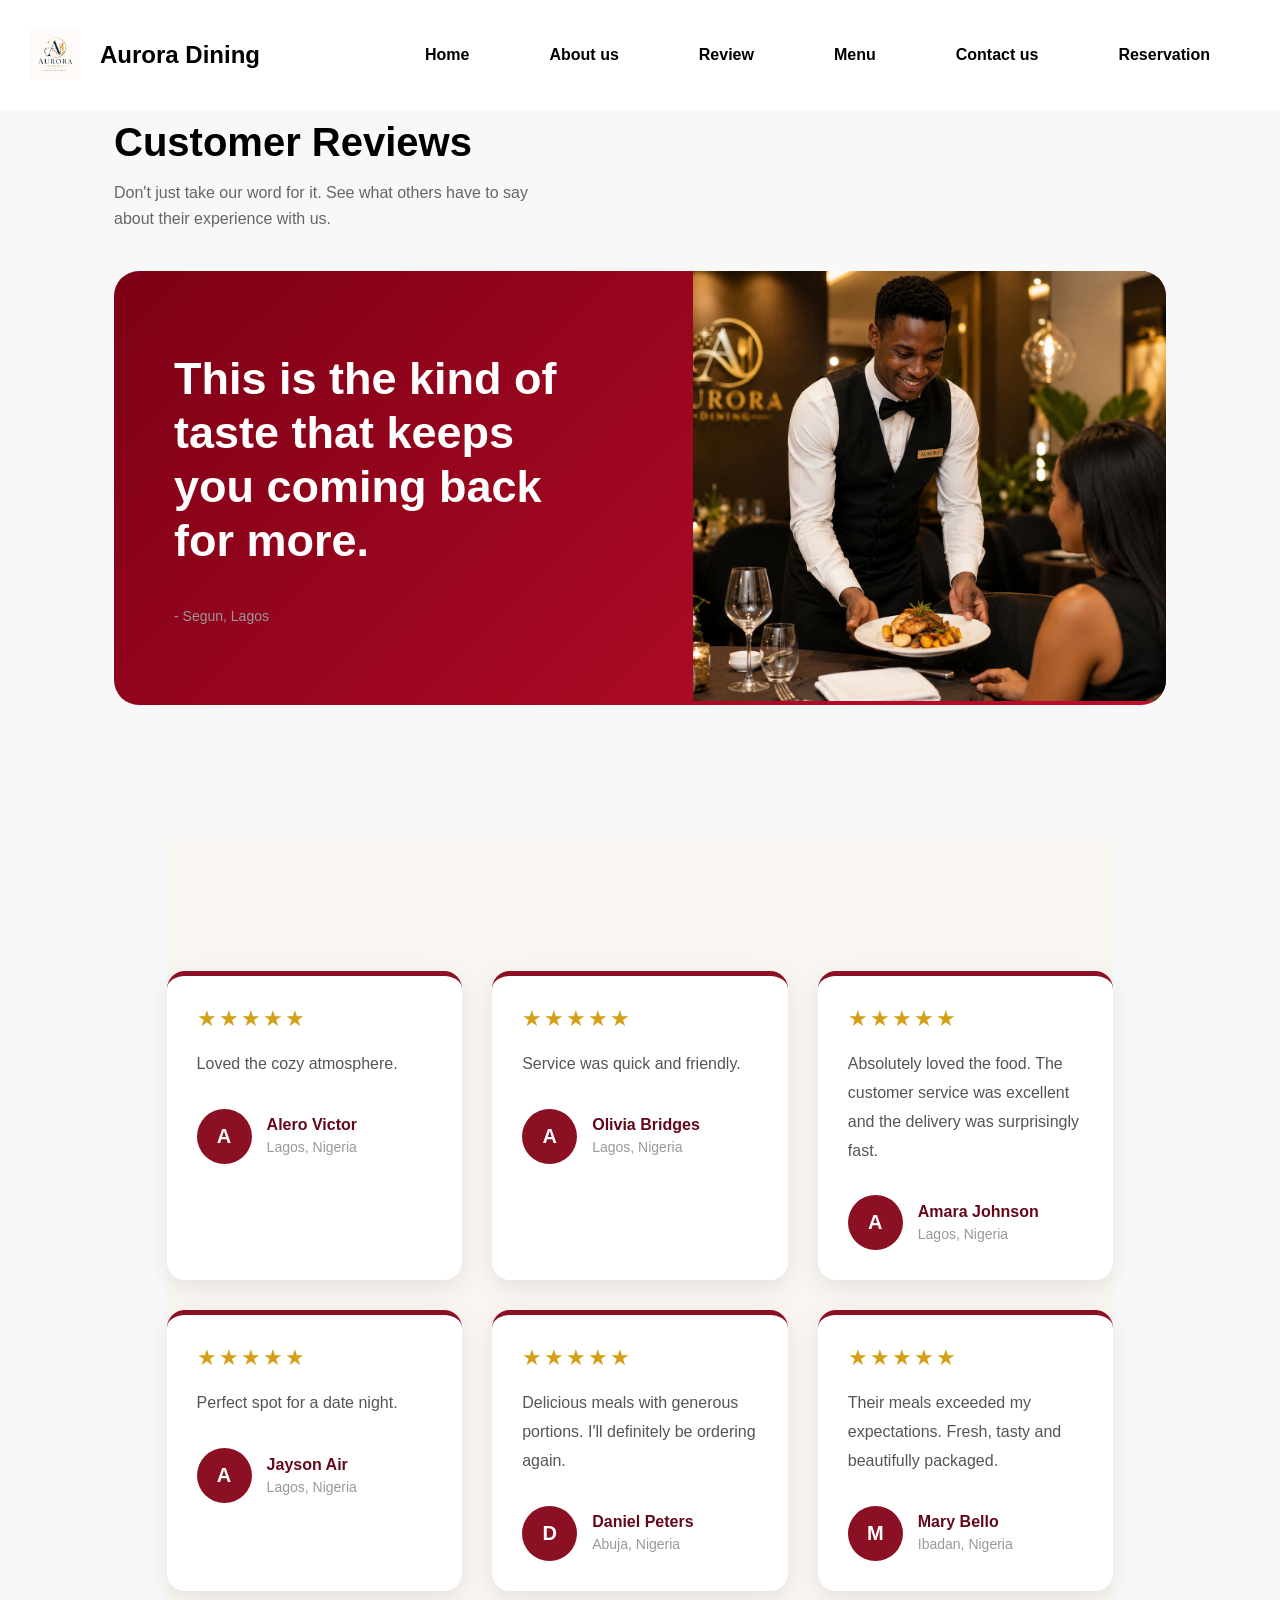
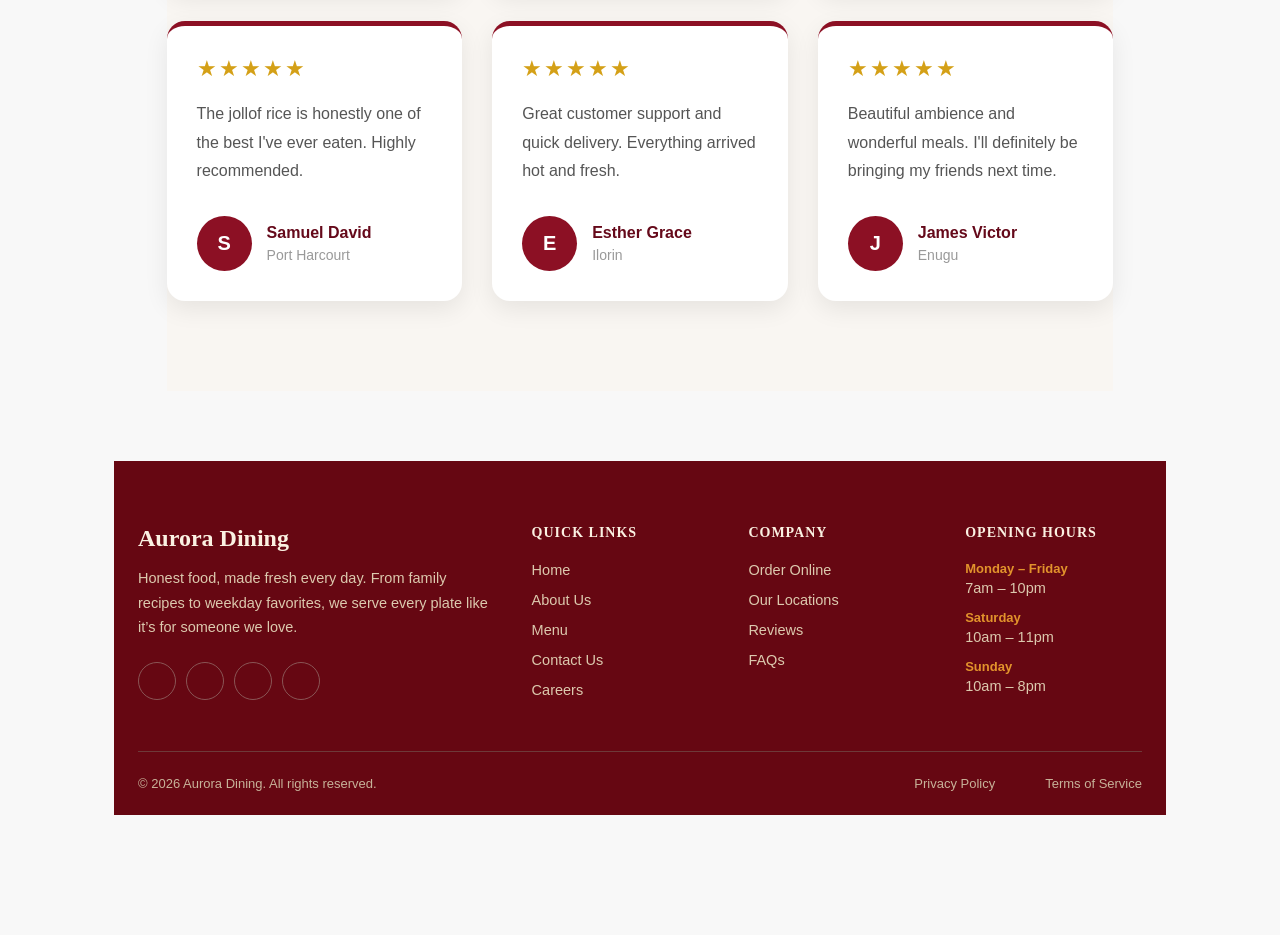
<file: review.html>
<!DOCTYPE html>
<html lang="en">
<head>
    <meta charset="UTF-8">
    <meta name="viewport" content="width=device-width, initial-scale=1.0">
    <title>Customer Reviews</title>
    <link rel="stylesheet" href="style.css">
</head>
<body>
    <header>
<nav>
        <div class="logo">
            <img src="assets/logo.png" alt="">
            <h1>Aurora Dining</h1>
        </div>
        <div class="links">
        <a href="index.html">Home</a>
        <a href="about.html">About us</a>
        <a href="review.html">Review</a>
        <a href="menu.html">Menu</a>
        <a href="contact.html">Contact us</a>
        <a href="reservation.html">Reservation</a>
        </div>
     </nav>
     </header>
<section class="reviews">

    <div class="review-header">
        <h2>Customer Reviews</h2>
        <p>
            Don't just take our word for it. See what others
            have to say about their experience with us.
        </p>
    </div>

    <div class="slider">

        <div class="slide">
            <div class="review-card">

                <div class="review-text">
                    <h3>
                        This is the kind of taste that keeps
                        you coming back for more.
                    </h3>

                    <div class="customer">
                        <span>- Segun, Lagos</span>
                    </div>
                </div>

                <div class="review-image">
                    <img src="waiter.png" alt="img">
                </div>

            </div>
        </div>

        
        <div class="slide">
            <div class="review-card">

                <div class="review-text">
                    <h3>
                        The service was excellent, and my order arrived on time. I couldn't be happier with my experience.
                    </h3>

                    <div class="customer">
                        <span>- Blossom, Abuja</span>
                    </div>
                </div>

                <div class="review-image">
                    <img src="waiter.png" alt="img">
                </div>

            </div>
        </div>

        <div class="slide">
            <div class="review-card">

                <div class="review-text">
                    <h3>
                        The entire experience was stress-free, and the final product was even better than I expected.
                    </h3>

                    <div class="customer">
                        <span>- Banke, Lagos</span>
                    </div>
                </div>

                <div class="review-image">
                    <img src="waiter.png" alt="img">
                </div>

            </div>
        </div>

        <div class="slide">
            <div class="review-card">

                <div class="review-text">
                    <h3>
                        Amazing meals, excellent customer
                        service and fast delivery.
                    </h3>

                    <div class="customer">
                        <span>- Blessing, Abuja</span>
                    </div>
                </div>

                <div class="review-image">
                    <img src="waiter.png" alt="img">
                </div>

            </div>
        </div>


        
        <div class="slide">
            <div class="review-card">

                <div class="review-text">
                    <h3>
                        One of the best restaurants I've ever
                        visited. Highly recommended.
                    </h3>

                    <div class="customer">
                        <span>- David, Ibadan</span>
                    </div>
                </div>

                <div class="review-image">
                    <img src="waiter.png" alt="img">
                </div>

            </div>
        </div>

    </div>
  <section class="testimonial-section">

    <div class="testimonial-grid">

        <div class="testimonial-card">
            <div class="stars">★★★★★</div>

            <p>
                Loved the cozy atmosphere.
            </p>

            <div class="customer">
                <div class="avatar">A</div>

                <div>
                    <h4>Alero Victor</h4>
                    <span>Lagos, Nigeria</span>
                </div>
            </div>
        </div>

        <div class="testimonial-card">
            <div class="stars">★★★★★</div>

            <p>
               Service was quick and friendly.
            </p>

            <div class="customer">
                <div class="avatar">A</div>

                <div>
                    <h4>Olivia Bridges</h4>
                    <span>Lagos, Nigeria</span>
                </div>
            </div>
        </div>

        <div class="testimonial-card">
            <div class="stars">★★★★★</div>

            <p>
                Absolutely loved the food. The customer service was
                excellent and the delivery was surprisingly fast.
            </p>

            <div class="customer">
                <div class="avatar">A</div>

                <div>
                    <h4>Amara Johnson</h4>
                    <span>Lagos, Nigeria</span>
                </div>
            </div>
        </div>

        <div class="testimonial-card">
            <div class="stars">★★★★★</div>

            <p>
               Perfect spot for a date night.
            </p>

            <div class="customer">
                <div class="avatar">A</div>

                <div>
                    <h4>Jayson Air</h4>
                    <span>Lagos, Nigeria</span>
                </div>
            </div>
        </div>

        <div class="testimonial-card">
            <div class="stars">★★★★★</div>

            <p>
                Delicious meals with generous portions. I'll definitely
                be ordering again.
            </p>

            <div class="customer">
                <div class="avatar">D</div>

                <div>
                    <h4>Daniel Peters</h4>
                    <span>Abuja, Nigeria</span>
                </div>
            </div>
        </div>

        <div class="testimonial-card">
            <div class="stars">★★★★★</div>

            <p>
                Their meals exceeded my expectations.
                Fresh, tasty and beautifully packaged.
            </p>

            <div class="customer">
                <div class="avatar">M</div>

                <div>
                    <h4>Mary Bello</h4>
                    <span>Ibadan, Nigeria</span>
                </div>
            </div>
        </div>

        <div class="testimonial-card">
            <div class="stars">★★★★★</div>

            <p>
                The jollof rice is honestly one of the best I've ever
                eaten. Highly recommended.
            </p>

            <div class="customer">
                <div class="avatar">S</div>

                <div>
                    <h4>Samuel David</h4>
                    <span>Port Harcourt</span>
                </div>
            </div>
        </div>

        <div class="testimonial-card">
            <div class="stars">★★★★★</div>

            <p>
                Great customer support and quick delivery.
                Everything arrived hot and fresh.
            </p>

            <div class="customer">
                <div class="avatar">E</div>

                <div>
                    <h4>Esther Grace</h4>
                    <span>Ilorin</span>
                </div>
            </div>
        </div>

        <div class="testimonial-card">
            <div class="stars">★★★★★</div>

            <p>
                Beautiful ambience and wonderful meals.
                I'll definitely be bringing my friends next time.
            </p>

            <div class="customer">
                <div class="avatar">J</div>

                <div>
                    <h4>James Victor</h4>
                    <span>Enugu</span>
                </div>
            </div>
        </div>

    </div>

   </section>
<!-- ==========================================================
     FOOTER
     ========================================================== -->
<footer class="cf-footer">
  <div class="cf-container">
    <div class="cf-footer-grid">

      <div class="cf-footer-brand">
        <h2>Aurora Dining</h2>
        <p>Honest food, made fresh every day. From family recipes to weekday favorites, we serve every plate like it&rsquo;s for someone we love.</p>
        <div class="cf-social">
          <a href="#" aria-label="Instagram"><i class="fa-brands fa-instagram"></i></a>
          <a href="#" aria-label="Facebook"><i class="fa-brands fa-facebook-f"></i></a>
          <a href="#" aria-label="X (Twitter)"><i class="fa-brands fa-x-twitter"></i></a>
          <a href="#" aria-label="TikTok"><i class="fa-brands fa-tiktok"></i></a>
        </div>
      </div>

      <nav class="cf-quicklinks" aria-label="Quick links">
        <h3>Quick Links</h3>
        <ul>
          <li><a href="#">Home</a></li>
          <li><a href="#">About Us</a></li>
          <li><a href="#">Menu</a></li>
          <li><a href="#contact">Contact Us</a></li>
          <li><a href="#">Careers</a></li>
        </ul>
      </nav>

      <nav class="cf-quicklinks" aria-label="More links">
        <h3>Company</h3>
        <ul>
          <li><a href="#">Order Online</a></li>
          <li><a href="#">Our Locations</a></li>
          <li><a href="#">Reviews</a></li>
          <li><a href="#">FAQs</a></li>
        </ul>
      </nav>

      <div class="cf-hours">
        <h3>Opening Hours</h3>
        <dl>
          <dt>Monday &ndash; Friday</dt>
          <dd>7am &ndash; 10pm</dd>
          <dt>Saturday</dt>
          <dd>10am &ndash; 11pm</dd>
          <dt>Sunday</dt>
          <dd>10am &ndash; 8pm</dd>
        </dl>
      </div>

    </div>

    <div class="cf-footer-bottom">
      <p>&copy; 2026 Aurora Dining. All rights reserved.</p>
      <nav class="cf-legal">
  <a href="#">Privacy Policy</a>
  <a href="#">Terms of Service</a>
</nav>
    </div>
  </div>
</footer>
</body>
</html>
</file>
<file: style.css>
* {
    margin: 0;
    padding: 0;
    box-sizing: border-box;
    /* font-family: 'Poppins', sans-serif; */
}
/* HOME */
        section{
            margin: 0px 60px;
        }
        .section-border{
            border: 1px solid rgb(201, 201, 201);
            box-shadow: 0 0 3px rgb(201, 201, 201);
            padding: 20px;
            border-radius: 20px;
        }
 nav{
    position: fixed;
    top: 0;
    left: 0;
    width: 100%;
    margin: 0;
    padding: 30px;
    justify-content: space-between;
    display: flex;
    align-items: center;
    gap: 30px;
    z-index: 1000;
    background-color: white;
}
        .logo{
            display: flex;
            align-items: center;
            gap: 20px;
            cursor: pointer;
        }
        .logo img{
            width: 50px;
            height: 50px;
            object-fit: cover;
            margin-bottom: 0px;
        }
        
        .links{
             display: flex;
             gap: 40px;

        }
        .links a{
            text-decoration: none;
            color: black;
            margin-right: 40px;
            font-weight: bold;
        }
        .links a:hover{
            color: red;
        }
        
        /* home */
        .home{
            padding-top: 100px;
            position: relative;
            display: block; 
            margin-bottom: 50px;    
        }
        .home img{
            background: linear-gradient(to right, rgba(0,0,0,0.85));
            width: 100%;
            max-height: 500px;
            object-fit: cover;
            border-radius: 30px;
            display: block;
            min-height: 100vh;
        }
        .overlay {
            position: absolute;
            top: 0px;
            font-size: 2em;
            text-shadow: 0 0 5px white;
           padding: 170px 20px;
}

        /* SERVICE CARDS */

        .card-container{
           display: flex;
           flex-direction: row;      
           justify-content: center;  
           gap: 35px;               
           flex-wrap: wrap;  
           /* margin-top: 50px;        */
        }
        .service-card{
            width: 350px;
            height: 300px;
            background-color: #FEF6F6;
            border: 1px solid rgb(184, 184, 184);
            border-radius: 25px;
            transition: 0.5s;
        }
        .service-card:hover{
            transform: translateY(-4px);
             box-shadow: 0 20px 40px rgba(101,8,20,0.12);
        }
        .service-card h1{
            text-align: center;
            color: rgb(142, 0, 0);
            margin-top: 60px;
        }
        .service-card h3{
            text-align: center;
            color: rgb(142, 0, 0);
        }
        .card-button{
            background-color: #FFFFFF;
            color: #E3242B;            
            border: none;
            border-radius: 50px;       
            padding: 12px 24px;
            font-family: sans-serif;
            font-size: 14px;
            font-weight: 600;
            cursor: pointer;
            box-shadow: 0 0 5px rgb(201, 201, 201);
            margin-top: 150px;
            margin-left: 20px;
            transition: transform 0.2s ease, box-shadow 0.2s ease;

        }
        .card-icon{
            font-size: 4em;
            color: red;
            margin-top: 24px;
            justify-content: right;
            padding-right: 30px;
            display: flex;
        }
        .card-button:hover {
            transform: translateY(-2px);
            box-shadow: 0 0 5px rgb(105, 105, 105);
        }

        /* LOCATION */
        .location{
            text-align: center;
            margin-top: 20px;
            color: rgb(142, 0, 0);
            justify-content: space-between;
        }
        .location img{
            width: 100%;
        }
        .location-address{
            text-align: left;
        }
        .location p{
            color: black;
        }
        .location-button{
            background-color: #E3242B;
            height: 50px;
            width: 100px;
            border: none;
            color: white;
            border-radius: 50px;
            margin-top: 50px;
            margin-left: 170px;
        }
        .location-info{
            display: flex;
            justify-content: space-between;
        }

        .branch-cards{
            /* max-width: 1000px; */
            justify-content: space-between;
            display: flex;
            flex-direction: row;
            flex-wrap: wrap;
            gap: 35px;               
        }

        .branch-cards-button{
            margin-top: 100px;
        }
        .description{
            text-align: left;
        }


section {
    padding: 50px;
    margin: 0px 60px;

}

.hero {
    width: 100%;
    min-height: 100vh;
    background: #fff;
    overflow: hidden;
    display: flex;
    justify-content: center;
    align-items: center;
    text-align: center;
}

.hero-content {
    width: 90%;
    z-index: 2;
}

.hero-content h1 {
    font-size: 40px;
    line-height: 1;
    font-weight: 800;
    color: #000;
    margin-bottom: 15px;
}

.hero-content p {
    font-size: 17px;
    line-height: 38px;
    color: #333;
    margin-bottom: 55px;
    width: 45%;
    display: flex;
    justify-self: center;
    align-self: center;
}

.hero-content button {
    width: 280px;
    height: 65px;
    border: none;
    outline: none;
    border-radius: 50px;
    background: #F42424;
    color: #fff;
    font-size: 15px;
    cursor: pointer;
    transition: 0.3s;
}

.hero-content button:hover {
    background: #d81919;
}

.left-top {
    position: absolute;
    left: 70px;
    top: 100px;
    width: 250px;
    animation: slideLeft 1.3s ease forwards;
}

.left-bottom {
    position: absolute;
    left: 250px;
    bottom: 30px;
    width: 350px;
    animation: slideLeft 1.6s ease forwards;
}

.right-top {
    position: absolute;
    right: 40px;
    top: 60px;
    width: 350px;
    animation: slideRight 1.4s ease forwards;
}

.right-bottom {
    position: absolute;
    right: 250px;
    bottom: 30px;
    width: 250px;
    animation: slideRight 1.6s ease forwards;
}

/* Animations */

@keyframes slideLeft {

    from {
        transform: translateX(-250px);
        opacity: 0;
    }

    to {
        transform: translateX(0);
        opacity: 1;
    }

}

@keyframes slideRight {

    from {
        transform: translateX(250px);
        opacity: 0;
    }

    to {
        transform: translateX(0);
        opacity: 1;
    }

}

.journey {
    display: flex;
    justify-content: space-between;
    gap: 40px;
    margin: 80px auto;
}

.journey-img img {
    width: 100%;
    height: auto;
    object-fit: cover;
}

.journey-text,
.journey-img {
    flex: 1;
}

.journey-text h3 {
    font-size: 30px;
    margin-bottom: 20px;
}

.journey-text p {
    font-size: 16px;
    line-height: 2;
    padding-bottom: 10px;
    color: #333;
}

.missions {
    width: 100%;
    max-width: 1300px;
    /* margin: 80px auto; */
    display: flex;
    justify-content: space-between;
    gap: 50px;
    flex-wrap: wrap;
}

.mission {
    flex: 1;
    min-width: 320px;
    background: #FFF4F4;
    border-radius: 30px;
    padding: 40px 35px 40px;
}

.mission i {
    width: 130px;
    height: 130px;
    background: #fff;
    border-radius: 50%;
    display: flex;
    justify-content: center;
    align-items: center;
    color: #EF2B2D;
    font-size: 60px;
    margin-bottom: 40px;
}

.mission h3 {
    font-family: 'Poppins', sans-serif;
    font-size: 20px;
    font-weight: 700;
    color: #111;
    margin-bottom: 25px;
}

.mission p {
    font-family: 'Poppins', sans-serif;
    font-size: 16px;
    line-height: 1.8;
    color: #333;
}

.people {
    text-align: center;
    margin: 80px auto;
}

.people h2 {
    font-size: 30px;
    margin-bottom: 20px;
}

.people p {
    color: #333;
    font-size: 21px;
    display: flex;
    align-self: center;
    justify-self: center;
    width: 70%;
    line-height: 1.5;
    margin-bottom: 20px;
}

.people img {
    cursor: pointer;
}

@media (max-width: 1240px) {
    .left-top {
        left: 10px;
        top: 100px;
        width: 200px;
    }

    .left-bottom {
        left: 130px;
        bottom: 50px;
        width: 240px;
    }

    .right-top {
        right: 30px;
        top: 70px;
        width: 200px;
    }

    .right-bottom {
        right: 90px;
        bottom: 30px;
        width: 200px;
    }

    .hero-content h1 {
        font-size: 30px;
    }

    .hero-content p {
        font-size: 15px;
        width: 55%;
    }

    .hero-content button {
        width: 250px;
    }
}

@media (max-width: 992px) {

    .hero {
        min-height: 85vh;
        padding: 100px 40px;
    }

    .hero-content {
        width: 100%;
        max-width: 650px;
    }

    .hero-content h1 {
        font-size: 40px;
        line-height: 58px;
    }

    .hero-content p {
        font-size: 20px;
        line-height: 32px;
        margin-bottom: 40px;
        width: 90%;
        display: flex;
        justify-self: center;
        align-self: center;
    }

    .hero-content button {
        width: 260px;
        height: 60px;
        font-size: 22px;
    }

    .hero-img {
        display: none;
    }

    .journey {
        flex-direction: column;
    }

    .journey-img img {
        width: 100%;
        max-width: 500px;
    }

    .missions {
        gap: 30px;
    }

    .mission {
        padding: 35px 30px;
    }

    .mission i {
        width: 110px;
        height: 110px;
        font-size: 50px;
    }

    .mission h3 {
        font-size: 1.8rem;
    }

    .mission p {
        font-size: 1.15rem;
    }

    .people img {
        width: 100%;
        max-width: 500px;
        height: 300px;
    }

    .people p {
        font-size: 15px;
        width: 100%;
    }
}

@media (max-width:768px) {

    .hero {
        padding: 90px 25px;
        min-height: 80vh;
    }

    .hero-content {
        width: 100%;
    }

    .hero-content h1 {
        font-size: 42px;
        line-height: 50px;
    }

    .hero-content p {
        font-size: 18px;
        line-height: 30px;
        margin-bottom: 35px;
    }

    .hero-content button {
        width: 230px;
        height: 60px;
        font-size: 20px;
    }

    .hero-img {
        display: none;
    }

    .journey {
        flex-direction: column;
    }

    .journey-img img {
        width: 100%;
        max-width: 500px;
    }

    .missions {
        flex-direction: column;
    }

    .mission {
        width: 100%;
    }
}

@media (max-width:576px) {

    .hero {
        padding: 80px 20px;
        min-height: 70vh;
    }

    .hero-content h1 {
        font-size: 32px;
        line-height: 40px;
    }

    .hero-content p {
        font-size: 16px;
        line-height: 28px;
        margin-bottom: 30px;
    }

    .hero-content button {
        width: 200px;
        height: 55px;
        font-size: 18px;
    }

    .hero-img {
        display: none;
    }

    .journey {
        flex-direction: column;
    }

    .journey-img img {
        width: 100%;
        max-width: 500px;
    }

    .mission {
        padding: 30px 25px;
    }

    .mission i {
        width: 90px;
        height: 90px;
        font-size: 40px;
    }

    .mission h3 {
        font-size: 1.5rem;
    }

    .mission p {
        font-size: 16px;
        line-height: 1.7;
    }

    .people p {
        font-size: 16px;
        width: 100%;
    }

}

/*------- RESERVATION PAGE-------*/
.hero-section{
    position:relative;
    display:grid;
    grid-template-columns: 1.05fr 0.95fr;
    gap: 40px;
    padding: 72px 48px 100px;
    overflow:hidden;
  }

  .hero-side{
    display:flex;
    flex-direction:column;
    justify-content:center;
    padding-right: 20px;
  }

  .reservation{
    display:inline-flex;
    align-items:center;
    gap:8px;
    color: red;
    font-weight:600;
    font-size:13px;
    letter-spacing:0.12em;
    text-transform:uppercase;
    margin-bottom:22px;
    padding-left: 30px;
  }
  
  .reservation::before{
    content:"";
    width:22px; height:2px;
    background: red;
    display:inline-block;
  }

  .hero-side h1{
    font-size: 40px;
    color: maroon;
    font-weight:600;
    margin-bottom: 22px;
  }
  .hero-side h1 em{
    font-style:italic;
    color: red;
  }

  .hero-side p{
    font-size:17px;
    line-height:1.65;
    color: gray;
    max-width: 460px;
    margin-bottom: 34px;
  }

  .hero-stats{
    display:flex;
    gap: 40px;
  }
  .hero-stats div strong{
    display:block;
    font-family:'Fraunces', serif;
    font-size: 28px;
    color: maroon;
  }
  .hero-stats div span{
    font-size:13px;
    color: gray;
  }

.form-card{
    background: blush;
    border-radius: 28px;
    padding: 40px;
    position:relative;
    box-shadow: 0 30px 60px 5px rgba(101,8,20,0.25);
    border: 1px solid blush;
  }
  .form-card h2{
    font-size: 24px;
    color: maroon;
    font-weight:600;
    margin-bottom: 6px;
  }
  .form-card > p{
    font-size:14px;
    color: gray;
    margin-bottom: 26px;
  }

  .field-row{
    display:grid;
    grid-template-columns: 1fr 1fr;
    gap: 14px;
  }
  .field{
    margin-bottom:16px;
    display:flex;
    flex-direction:column;
    gap:7px;
  }  

  .field label{
    font-size:13px;
    font-weight:600;
    color: ink;
  }
  .field input,
  .field select{
    font-family:'Work Sans', sans-serif;
    font-size:15px;
    padding: 13px 14px;
    border-radius: 12px;
    border: 1.5px solid #EFDAD8;
    background: #fff;
    color: ink;
    outline:none;
    transition: border-color .15s ease, box-shadow .15s ease;
    width:100%;
  }
  .field input::placeholder{ color:#B7ACAB; }
  .field input:focus,
  .field select:focus{
    border-color: red;
    box-shadow: 0 0 0 4px rgba(229,36,33,0.12);
  }

  
  .submit-btn{
    width:100%;
    background: red;
    color:#fff;
    border:none;
    padding: 16px;
    border-radius: 14px;
    font-family:'Work Sans', sans-serif;
    font-weight:700;
    font-size:15.5px;
    cursor:pointer;
    margin-top: 6px;
    transition: background .15s ease, transform .15s ease;
    display:flex;
    align-items:center;
    justify-content:center;
    gap:10px;
  }
  .submit-btn:hover{ background: rgb(134, 34, 34); transform: translateY(-1px); }
  .submit-btn:active{ transform: translateY(0); }

  .form-note{
    font-size:12px;
    color:#A48E8C;
    text-align:center;
    margin-top:14px;
  }

  @media (max-width: 860px){
    .hero{ grid-template-columns: 1fr; padding: 48px 24px 60px; }
    .hero-copy{ padding-right:0; }
    .field-row{ grid-template-columns: 1fr; }
    .steam{ display:none; }
  }

  .experience{
    padding: 20px 48px 100px;
    text-align: center;
  }
  .experience-tag{
    justify-content:center;
    padding-left: 0;
  }
  .experience-heading{
    font-family:'Fraunces', serif;
    font-size: 32px;
    color: maroon;
    font-weight:600;
    margin: 0 0 44px;
  }
 
  .experience-cards{
    display:grid;
    grid-template-columns: repeat(4, 1fr);
    gap: 22px;
  }
  .ex-card{
    background: #FBEEEC;
    border: 1px solid #EFDAD8;
    border-radius: 20px;
    padding: 30px 24px;
    text-align: left;
    transition: transform .15s ease, box-shadow .15s ease;
  }
  .ex-card:hover{
    transform: translateY(-4px);
    box-shadow: 0 20px 40px rgba(101,8,20,0.12);
  }
  .ex-card h3{
    font-size:25px;
    color: maroon;
    font-weight:600;
    margin: 0 0 8px;
    font-family:Verdana, Geneva, Tahoma, sans-serif ;
  }
  .ex-card p{
    font-size:17px;
    line-height:1.55;
    color: gray;
    margin:0;
  }
 
  @media (max-width: 860px){
    .hero{ grid-template-columns: 1fr; padding: 48px 24px 60px; }
    .hero-copy{ padding-right:0; }
    .field-row{ grid-template-columns: 1fr; }
    .steam{ display:none; }
    .experience{ padding: 10px 24px 60px; }
    .experience-cards{ grid-template-columns: 1fr 1fr; }
  }

  @media (max-width: 520px){
    .experience-cards{ grid-template-columns: 1fr; }
  }

/* menu page */
  
.cover {
    margin-top: 30px;
    background-image: url(IMG_9678-scaled.jpeg);
    background-size: cover;
    background-position: center;
    background-repeat: no-repeat;
    position: relative;
    min-height: 550px;
    border-radius: 55px;
    overflow: hidden;
    margin-left: 2%;
    margin-right: 2%;
}

.cover_text {
    color: white;
    position: relative;
    text-align: center;
    margin-top: 60px;
    font-family: Arial, Helvetica, sans-serif;
}

.order_text {
    font-family: 'Segoe UI', Tahoma, Geneva, Verdana, sans-serif;
    font-size: 55px;
    font-weight: bold;
}

.btn{
    text-decoration: none;
   margin-top: 13px;
    display: inline-block;
    padding: 23px 96px;
    background-color: white;
    color:#e0342f;
    border-radius: 45px;
    transition: 0.3s ease;
    cursor: pointer;
}
.btn:hover{
    color: white;
    background-color: brown;
    transform: scale(1.1) translateY(5px);
}
.menu{
    margin-top: 52px;
    margin-right: 10%;
    margin-left: 5%;
    display: flex;
    justify-content: space-between;
    align-items: center;
}
.men{
    font-family:Cambria, Cochin, Georgia, Times, 'Times New Roman', serif;
    font-size: 35px;
    font-weight: bold;
}
.down{
    display: inline-block;
  padding: 25px 57px;
    border-radius: 45px;
    border-style: none;
    color: white;
    background-color: #e0342f;
    font-family: Verdana, Geneva, Tahoma, sans-serif;
    font-weight: 300;
    cursor: pointer;
    transition: 0.5s ease;
}
.down:hover{
    color: white;
    background-color: brown;
    transform: scale(1.1) translateY(-6px);
}
.search_input{
    max-width: 220px;
    padding: 14px 15px;
    font-size: 16px;
    border: 1px solid #e0342f;
    border-radius: 10px;
    outline: none;
    background-color: transparent;
    margin-left: 5%;
}
.menu_grid{
    display: grid;
    grid-template-columns: repeat(3,1fr);
    gap: 24px;
    padding: 30px 0;
    margin-left: 4%;
    margin-right: 4%;
}
.menu_card {
  background-color: #f2f2f2;
  border-radius: 14px;
  overflow: hidden;
  padding-bottom: 16px;
}

.menu_img {
  width: 100%;
  height: 260px;
  object-fit: cover; 
  display: block;
}

.menu_name {
  color: #5a0202; 
  font-size: 20px;
  font-weight: 700;
  margin: 16px 20px 12px;
  font-family: Arial, Helvetica, sans-serif;
}

.menu_footer {
  display: flex;
  align-items: center;
  justify-content: space-between;
  background-color: #fff;
  border-radius: 25px;
  margin: 0 12px;
  padding: 10px 15px;
}

.menu_price {
  color:#e0342f;
  font-weight: 700;
  font-size: 17px;
}

.add_to_cart {
  background-color: #e0342f;
  color: #fff;
  border: none;
  padding: 12px 22px;
  border-radius: 999px;
  font-weight: 600;
  font-size: 15px;
  cursor: pointer;
  transition: background-color 0.25s ease, transform 0.2s ease;
}

.add_to_cart:hover {
  background-color: #c62a26;
  transform: translateY(-2px);
}
.go_card{
    background-color: black;
    color: white;
    border-radius: 35px;
    padding: 5px 25px;
    max-width: 990px;
    margin: 5px auto;
    display: flex;
    align-items: center;
    justify-content: space-between;
    min-height: 255px;
}
.go_card h2{
    text-align: left;
    line-height: 1.4;
    width: 100%;
}
.whatsapp{
    background-color: red;
    color: white;
    border: none;
    padding: 5px 23px;
    border-radius: 75px;
    transition: 0.3s ease;
    text-decoration: none;
    text-align: center;
    font-size: 15px;
}
.whatsapp:hover{
    background-color: brown;
    transform: scale(1.1) translateY(-5px);
}

/*review*/
 *{
    margin:0;
    padding:0;
    box-sizing:border-box;
    font-family:Arial, Helvetica, sans-serif;
}

body{
    background:#f8f8f8;
}

.reviews{
    width:90%;
    margin:70px auto;
}

.review-header h2{
    font-size:40px;
    margin-bottom:15px;
}

.review-header p{
    color:#666;
    width:450px;
    line-height:1.6;
    margin-bottom:40px;
}


.slider{
    display:flex;
    overflow-x:auto;
    scroll-snap-type:x mandatory;
    scroll-behavior:smooth;
    gap:25px;

    scrollbar-width:none;
}

.slider::-webkit-scrollbar{
    display:none;
}

.slide{
    flex:0 0 100%;
    scroll-snap-align:center;
}


.review-card{
    display:flex;
    justify-content:space-between;
    align-items:center;

    background:linear-gradient(135deg,#7d0015,#c20e2c);
    border-radius:25px;
    overflow:hidden;
    min-height:430px;
}

.review-text{
    width:50%;
    color:white;
    padding:60px;
}

.review-text h3{
    font-size:45px;
    line-height:1.2;
    margin-bottom:40px;
}

.customer{
    display:flex;
    align-items:center;
    gap:15px;
}

.customer img{
    width:60px;
    height:60px;
    border-radius:50%;
    object-fit:cover;
}

.review-image{
    width:45%;
    height:100%;
}

.review-image img{
    width:100%;
    height:430px;
    object-fit:cover;
}

@media(max-width:768px){

.review-card{
    flex-direction:column;
}

.review-text{
    width:100%;
    padding:35px;
}

.review-text h3{
    font-size:28px;
}

.review-image{
    width:100%;
}

.review-image img{
    height:300px;
}

.review-header p{
    width:100%;
}

}

.testimonial-section{
    width: 90%;
    margin: 70px auto;
    padding:90px 0;
    background:#f9f6f2;
}

.testimonial-grid{
    display:grid;
    grid-template-columns:repeat(3 ,1fr);
    gap:30px;
    width: 100%;
    margin-top: 40px;
}

.testimonial-card{
    background:#fff;
    border-radius:18px;
    padding:30px;
    width: 100%;
    transition:.35s;
    border-top:5px solid #8c1024;
    box-shadow:0 8px 25px rgba(0,0,0,.08);
}

.testimonial-card:hover{
    transform:translateY(-8px);
    box-shadow:0 15px 35px rgba(0,0,0,.15);
}

.stars{
    color:#d4a017;
    font-size:22px;
    margin-bottom:18px;
    letter-spacing:2px;
}

.testimonial-card p{
    color:#555;
    line-height:1.8;
    margin-bottom:30px;
}

.customer{
    display:flex;
    align-items:center;
    gap:15px;
}

.avatar{
    width:55px;
    height:55px;
    border-radius:50%;
    background:#8c1024;
    color:white;
    display:flex;
    justify-content:center;
    align-items:center;
    font-weight:bold;
    font-size:20px;
}

.customer h4{
    color:#65091a;
    margin-bottom:4px;
}

.customer span{
    color:#999;
    font-size:14px;
}


@media(max-width:768px){

.testimonial-section{
    padding:70px 25px;
}

}
/* Contact + Footer  */

@import url('https://fonts.googleapis.com/css2?family=Fraunces:wght@600;700&family=Mulish:wght@400;600;700&display=swap');

body {
  margin: 0;
  padding: 0;
}

.cf-contact,
.cf-footer {
  font-family: 'Mulish', Arial, sans-serif;
  color: #3A2416;
}
.cf-container {
  max-width: 1120px;
  margin: 0 auto;
  padding: 0 24px;
}

.cf-contact h1,
.cf-contact h2,
.cf-contact h3,
.cf-footer h1,
.cf-footer h2,
.cf-footer h3 {
  font-family: 'Fraunces', Georgia, serif;
  color: #7A2020;
  margin: 0;
}


.cf-contact a,
.cf-footer a {
  color: inherit;
  text-decoration: none;
}
/* ---------- Eyebrow label ---------- */
.cf-eyebrow {
  display: inline-block;
  font-size: 13px;
  font-weight: bold;
  letter-spacing: 2px;
  text-transform: uppercase;
  color: #E2932C;
  margin-bottom: 12px;
}

/* ---------- Contact section ---------- */
.cf-contact {
  padding: 90px 0;
}

.cf-contact-head {
  text-align: center;
  max-width: 600px;
  margin: 0 auto 56px auto;
}

.cf-contact-head h1 {
  font-size: 44px;
  font-weight: 700;
}

.cf-contact-head p {
  margin-top: 16px;
  font-size: 17px;
  line-height: 1.6;
  color: #6b5c4f;
}

.cf-contact-grid {
  display: flex;
  gap: 32px;
  flex-wrap: wrap;
  align-items: flex-start;
}

.cf-form-card,
.cf-ticket {
  background-color: #FFFDF8;
  border: 1px solid #ecdfc4;
  border-radius: 16px;
  padding: 40px;
  flex: 1;
  min-width: 300px;
  box-shadow: 0 18px 40px rgba(58, 36, 22, 0.12);
}

.cf-form-card h2,
.cf-ticket h2 {
  font-size: 24px;
  font-weight: 700;
  margin-bottom: 6px;
}

.cf-form-card > p {
  font-size: 14px;
  color: #6b5c4f;
  margin: 0 0 28px 0;
}

.cf-form-row {
  display: flex;
  gap: 18px;
}

.cf-form-row .cf-field {
  flex: 1;
}

.cf-field {
  margin-bottom: 20px;
}

.cf-field label {
  display: block;
  font-size: 13px;
  font-weight: bold;
  letter-spacing: 0.5px;
  text-transform: uppercase;
  color: #7A2020;
  margin-bottom: 8px;
}

.cf-field input,
.cf-field textarea {
  width: 100%;
  font-family: 'Mulish', Arial, sans-serif;
  font-size: 15px;
  padding: 13px 14px;
  border: 1.5px solid #e3d5b8;
  border-radius: 8px;
  background-color: #fff;
}

.cf-field input:focus,
.cf-field textarea:focus {
  outline: none;
  border-color: #E2932C;
}

.cf-field textarea {
  min-height: 120px;
  resize: vertical;
}

.cf-submit {
  width: 100%;
  background-color: #7A2020;
  color: #FBF1E2;
  border: none;
  border-radius: 8px;
  padding: 16px;
  font-size: 15px;
  font-weight: bold;
  letter-spacing: 0.3px;
  cursor: pointer;
}

.cf-submit:hover {
  background-color: #551515;
}

/* ---------- Ticket / contact info card ---------- */
.cf-ticket-row {
  display: flex;
  align-items: center;
  gap: 16px;
  padding: 16px 0;
  border-top: 1px dashed #e3d5b8;
}

.cf-ticket-row:first-of-type {
  border-top: none;
  padding-top: 6px;
}

.cf-ticket-icon {
  width: 40px;
  height: 40px;
  border-radius: 50%;
  background-color: #f7e7c8;
  color: #7A2020;
  text-align: center;
  line-height: 40px;
  font-size: 16px;
  flex-shrink: 0;
}

.cf-ticket-label {
  font-size: 12px;
  font-weight: bold;
  letter-spacing: 0.5px;
  color: #6b5c4f;
  text-transform: uppercase;
  margin: 0 0 4px 0;
}

.cf-ticket-text a,
.cf-ticket-text p {
  font-size: 15.5px;
  font-weight: 700;
  margin: 0;
  color: #3A2416;
}

.cf-ticket-text a:hover {
  color: #E2932C;
}

/* ---------- Footer ---------- */
.cf-footer {
  background-color: #660712;
  color: #f0e2cf;
  padding: 64px 0 0 0;
}

.cf-footer h2,
.cf-footer h3 {
  color: #FBF1E2;
}

.cf-footer-grid {
  display: flex;
  flex-wrap: wrap;
  gap: 40px;
  padding-bottom: 40px;
  border-bottom: 1px solid #6e3939;
}

.cf-footer-brand {
  flex: 2;
  min-width: 260px;
}

.cf-footer-brand h2 {
  font-size: 24px;
  font-weight: 700;
  margin-bottom: 14px;
}

.cf-footer-brand p {
  font-size: 14.5px;
  line-height: 1.7;
  color: #dcc9ae;
  margin: 0 0 22px 0;
}

.cf-quicklinks,
.cf-hours {
  flex: 1;
  min-width: 160px;
}

.cf-footer h3 {
  font-size: 14px;
  letter-spacing: 1px;
  text-transform: uppercase;
  margin-bottom: 20px;
}

.cf-quicklinks ul {
  list-style: none;
  margin: 0;
  padding: 0;
}

.cf-quicklinks li {
  margin-bottom: 12px;
}

.cf-quicklinks a {
  font-size: 14.5px;
  color: #dcc9ae;
}

.cf-quicklinks a:hover {
  color: #E2932C;
}

.cf-social {
  display: flex;
  gap: 10px;
  margin-top: 8px;
}

.cf-social a {
  width: 38px;
  height: 38px;
  border: 1px solid #8a5555;
  border-radius: 50%;
  display: flex;
  align-items: center;
  justify-content: center;
  font-size: 15px;
}

.cf-social a:hover {
  background-color: #E2932C;
  border-color: #E2932C;
  color: #551515;
}

.cf-hours dt {
  font-size: 13px;
  font-weight: bold;
  color: #E2932C;
  margin-top: 14px;
}

.cf-hours dt:first-child {
  margin-top: 0;
}

.cf-hours dd {
  font-size: 14.5px;
  color: #dcc9ae;
  margin: 4px 0 0 0;
}

.cf-footer-bottom {
  padding: 24px 0;
  display: flex;
  justify-content: space-between;
  flex-wrap: wrap;
  gap: 10px;
  font-size: 13px;
  color: #c7b299;
}

.cf-footer-bottom nav a {
  margin-left: 20px;
}

.cf-footer-bottom nav a:hover {
  color: #E2932C;
}

/* ---------- Responsive ---------- */
@media (max-width: 600px) {
  .cf-contact {
    padding: 56px 0;
  }

  .cf-contact-grid {
    flex-direction: column;
  }

  .cf-form-row {
    flex-direction: column;
    gap: 0;
  }

  .cf-form-card,
  .cf-ticket {
    padding: 26px;
  }

  .cf-footer-bottom {
    flex-direction: column;
  }

 .cf-footer-bottom .cf-legal a {
  margin-left: 20px;
}
}
.cf-quicklinks {
  position: static;
  top: auto;
  left: auto;
  width: auto;
  padding: 0;
  background-color: transparent;
  z-index: auto;
  display: block;
}
.cf-legal {
  position: static;
  top: auto;
  left: auto;
  width: auto;
  padding: 0;
  background-color: transparent;
  z-index: auto;
  display: flex;
}
</file>
